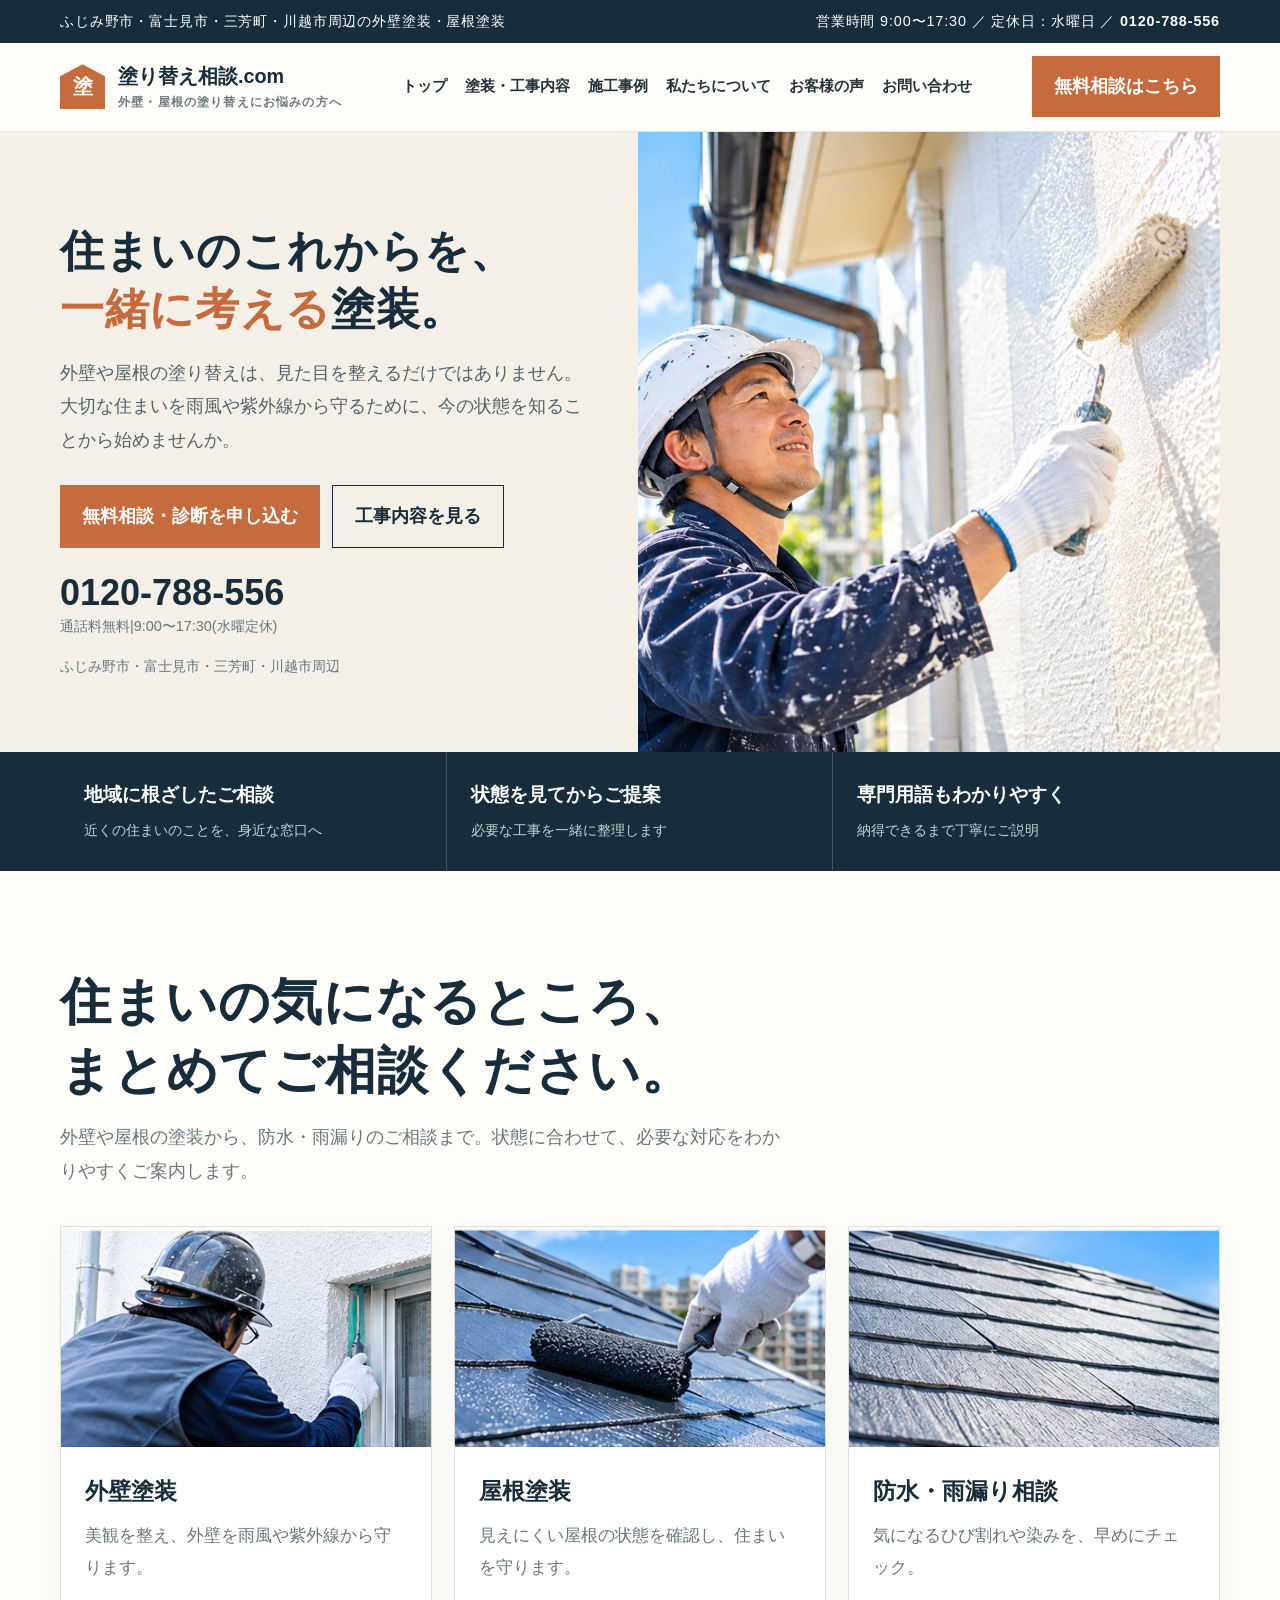
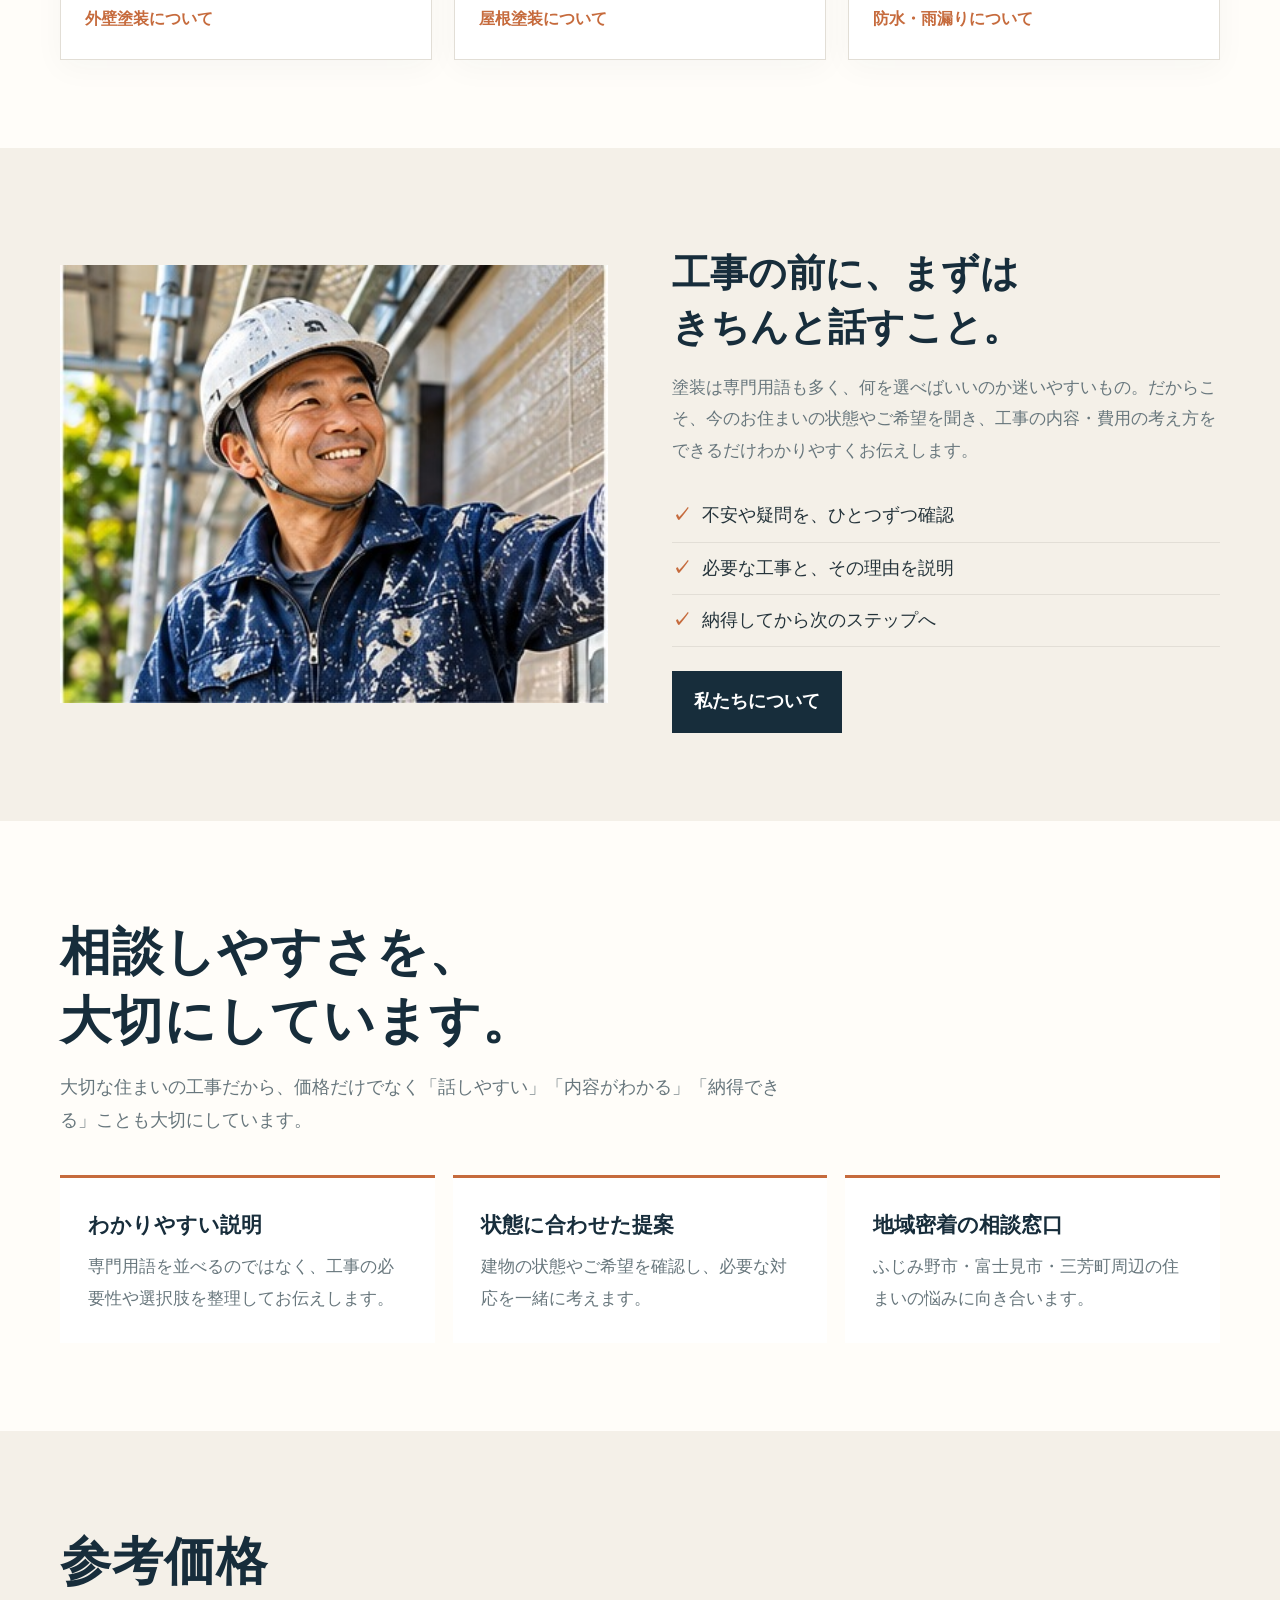
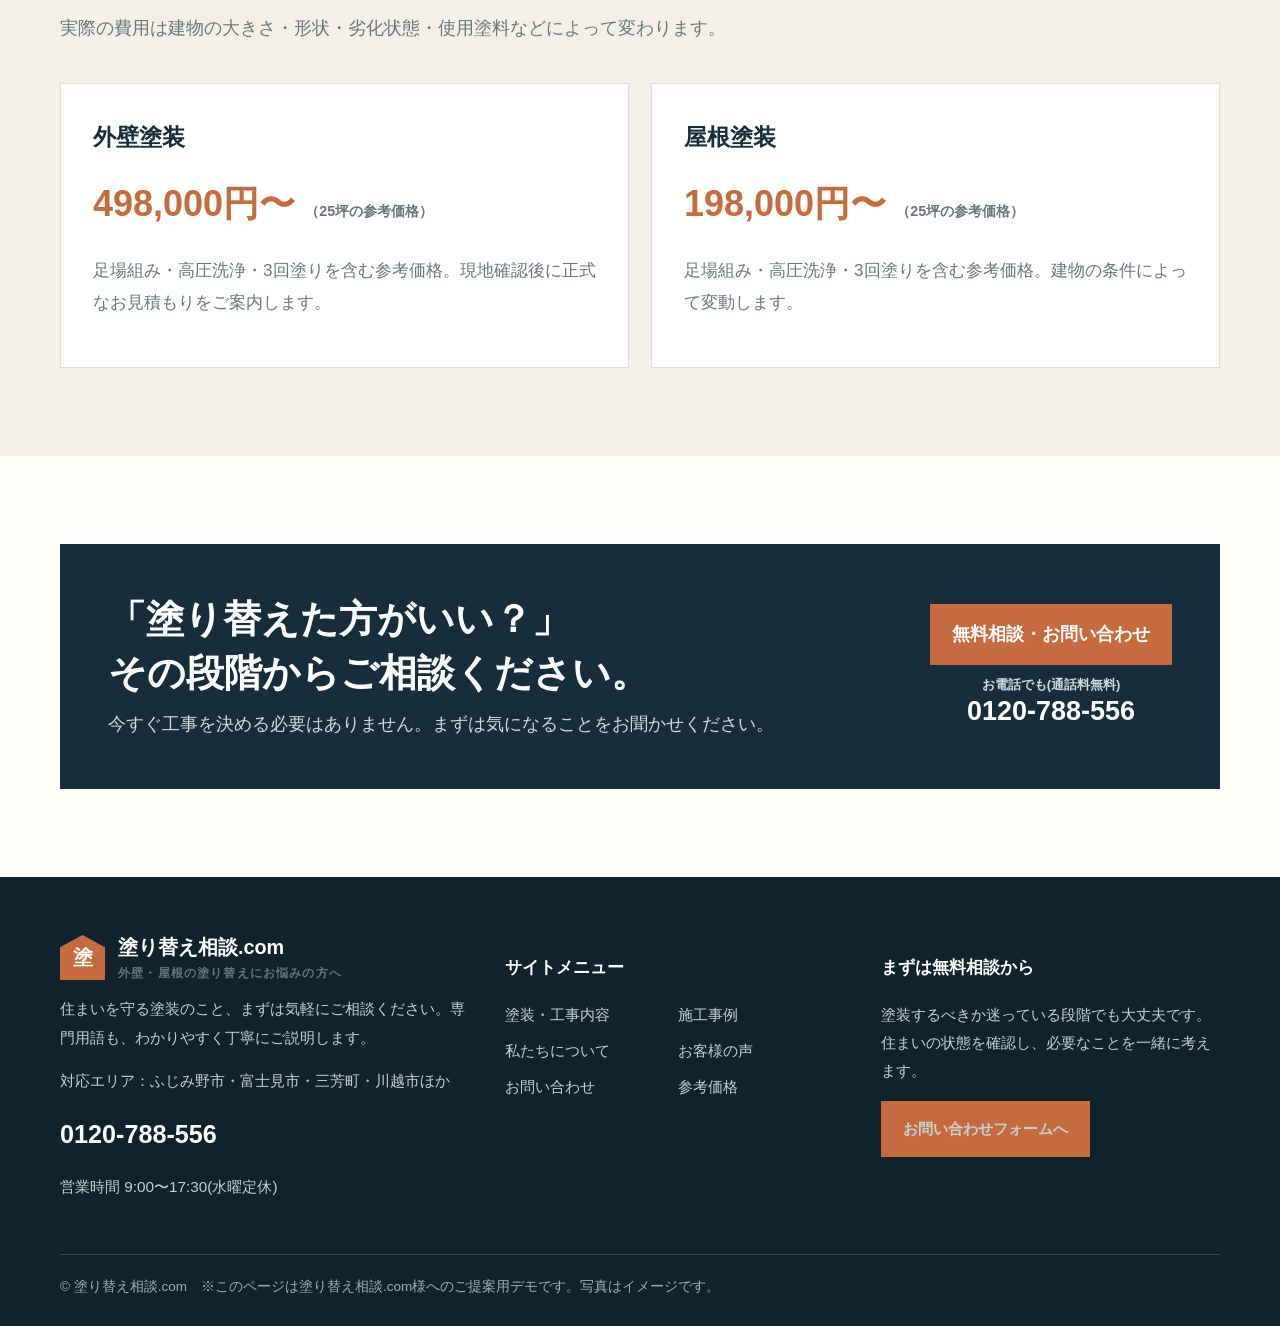
<file: index.html>
<!doctype html>
<html lang="ja"><head><meta charset="utf-8"><meta name="viewport" content="width=device-width,initial-scale=1"><meta name="robots" content="noindex">
<title>トップ｜塗り替え相談.com</title><meta name="description" content="ふじみ野市・富士見市・三芳町周辺の外壁塗装、屋根塗装、防水・雨漏り相談。住まいのことをわかりやすく丁寧にご案内します。"><link rel="stylesheet" href="style.css"></head>
<body>
<div class="topbar"><div class="container"><span>ふじみ野市・富士見市・三芳町・川越市周辺の外壁塗装・屋根塗装</span><span>営業時間 9:00〜17:30 ／ 定休日：水曜日 ／ <a href="tel:0120788556">0120-788-556</a></span></div></div>
<header class="site-header"><div class="container header-inner">
<a class="brand" href="index.html" aria-label="塗り替え相談.com トップ"><span class="brand-mark">塗</span><span class="brand-name">塗り替え相談.com<small>外壁・屋根の塗り替えにお悩みの方へ</small></span></a>
<nav class="nav" aria-label="メインナビゲーション">
<a href="index.html">トップ</a><a href="services.html">塗装・工事内容</a><a href="works.html">施工事例</a><a href="about.html">私たちについて</a><a href="voices.html">お客様の声</a><a href="contact.html">お問い合わせ</a>
</nav><a class="head-tel" href="tel:0120788556"><small>通話料無料</small>0120-788-556</a><a class="nav-cta" href="contact.html">無料相談はこちら</a>
</div></header>

<main>
<section class="hero"><div class="container hero-grid"><div class="hero-copy">

<h1><span>住まいのこれからを、</span><span><em>一緒に考える</em>塗装。</span></h1>
<p>外壁や屋根の塗り替えは、見た目を整えるだけではありません。大切な住まいを雨風や紫外線から守るために、今の状態を知ることから始めませんか。</p>
<div class="hero-actions"><a class="btn" href="contact.html">無料相談・診断を申し込む</a><a class="btn outline" href="services.html">工事内容を見る</a></div>
<div class="hero-tel"><a href="tel:0120788556">0120-788-556</a><span>通話料無料|9:00〜17:30(水曜定休)</span></div><div class="hero-note">ふじみ野市・富士見市・三芳町・川越市周辺</div>
</div><div class="hero-photo"><img src="assets/home-exterior.jpg" alt="住宅の外壁を丁寧に塗装する職人"></div></div></section>
<section class="trust-strip"><div class="container trust-grid"><div class="trust-item"><strong>地域に根ざしたご相談</strong><span>近くの住まいのことを、身近な窓口へ</span></div><div class="trust-item"><strong>状態を見てからご提案</strong><span>必要な工事を一緒に整理します</span></div><div class="trust-item"><strong>専門用語もわかりやすく</strong><span>納得できるまで丁寧にご説明</span></div></div></section>
<section class="section"><div class="container"><div class="section-head"><h2>住まいの気になるところ、<br>まとめてご相談ください。</h2><p>外壁や屋根の塗装から、防水・雨漏りのご相談まで。状態に合わせて、必要な対応をわかりやすくご案内します。</p></div>
<div class="cards">
<a class="card" href="services.html#wall"><img src="assets/painter-wall.jpg" alt="外壁塗装の作業"><div class="card-body"><h3>外壁塗装</h3><p>美観を整え、外壁を雨風や紫外線から守ります。</p><span class="text-link">外壁塗装について</span></div></a>
<a class="card" href="services.html#roof"><img src="assets/roof-roller.jpg" alt="屋根塗装の作業"><div class="card-body"><h3>屋根塗装</h3><p>見えにくい屋根の状態を確認し、住まいを守ります。</p><span class="text-link">屋根塗装について</span></div></a>
<a class="card" href="services.html#waterproof"><img src="assets/roof-detail.jpg" alt="屋根材の状態"><div class="card-body"><h3>防水・雨漏り相談</h3><p>気になるひび割れや染みを、早めにチェック。</p><span class="text-link">防水・雨漏りについて</span></div></a>
</div></div></section>
<section class="section band"><div class="container split"><div class="split-photo"><img src="assets/worker-detail.jpg" alt="住宅の塗装を行う職人"></div><div class="split-copy"><h2>工事の前に、まずは<br>きちんと話すこと。</h2><p>塗装は専門用語も多く、何を選べばいいのか迷いやすいもの。だからこそ、今のお住まいの状態やご希望を聞き、工事の内容・費用の考え方をできるだけわかりやすくお伝えします。</p><ul class="checklist"><li>不安や疑問を、ひとつずつ確認</li><li>必要な工事と、その理由を説明</li><li>納得してから次のステップへ</li></ul><a class="btn secondary" href="about.html">私たちについて</a></div></div></section>
<section class="section"><div class="container"><div class="section-head"><h2>相談しやすさを、<br>大切にしています。</h2><p>大切な住まいの工事だから、価格だけでなく「話しやすい」「内容がわかる」「納得できる」ことも大切にしています。</p></div><div class="feature-grid"><div class="feature"><h3>わかりやすい説明</h3><p>専門用語を並べるのではなく、工事の必要性や選択肢を整理してお伝えします。</p></div><div class="feature"><h3>状態に合わせた提案</h3><p>建物の状態やご希望を確認し、必要な対応を一緒に考えます。</p></div><div class="feature"><h3>地域密着の相談窓口</h3><p>ふじみ野市・富士見市・三芳町周辺の住まいの悩みに向き合います。</p></div></div></div></section>
<section class="section band" id="price"><div class="container"><div class="section-head"><h2>参考価格</h2><p>実際の費用は建物の大きさ・形状・劣化状態・使用塗料などによって変わります。</p></div><div class="price-row"><div class="price-card"><h3>外壁塗装</h3><div class="price">498,000円〜 <small>（25坪の参考価格）</small></div><p>足場組み・高圧洗浄・3回塗りを含む参考価格。現地確認後に正式なお見積もりをご案内します。</p></div><div class="price-card"><h3>屋根塗装</h3><div class="price">198,000円〜 <small>（25坪の参考価格）</small></div><p>足場組み・高圧洗浄・3回塗りを含む参考価格。建物の条件によって変動します。</p></div></div></div></section>
<section class="section"><div class="container"><div class="cta-panel"><div><h2>「塗り替えた方がいい？」<br>その段階からご相談ください。</h2><p>今すぐ工事を決める必要はありません。まずは気になることをお聞かせください。</p></div><div class="cta-actions"><a class="btn" href="contact.html">無料相談・お問い合わせ</a><a class="cta-tel" href="tel:0120788556"><small>お電話でも(通話料無料)</small>0120-788-556</a></div></div></div></section>
</main>

<footer class="site-footer"><div class="container"><div class="footer-grid">
<div><a class="brand" href="index.html"><span class="brand-mark">塗</span><span class="brand-name">塗り替え相談.com<small>外壁・屋根の塗り替えにお悩みの方へ</small></span></a><p>住まいを守る塗装のこと、まずは気軽にご相談ください。専門用語も、わかりやすく丁寧にご説明します。</p><p>対応エリア：ふじみ野市・富士見市・三芳町・川越市ほか</p><a class="foot-tel" href="tel:0120788556">0120-788-556</a><p>営業時間 9:00〜17:30(水曜定休)</p></div>
<div><h3>サイトメニュー</h3><div class="footer-links"><a href="services.html">塗装・工事内容</a><a href="works.html">施工事例</a><a href="about.html">私たちについて</a><a href="voices.html">お客様の声</a><a href="contact.html">お問い合わせ</a><a href="index.html#price">参考価格</a></div></div>
<div><h3>まずは無料相談から</h3><p>塗装するべきか迷っている段階でも大丈夫です。住まいの状態を確認し、必要なことを一緒に考えます。</p><a class="btn" href="contact.html">お問い合わせフォームへ</a></div>
</div><div class="copyright">© 塗り替え相談.com　※このページは塗り替え相談.com様へのご提案用デモです。写真はイメージです。</div></div></footer>
<div class="mobile-cta"><a href="tel:0120788556">電話で相談する</a><a href="contact.html">無料相談・お問い合わせ</a></div>
<script src="script.js"></script></body></html>
</file>
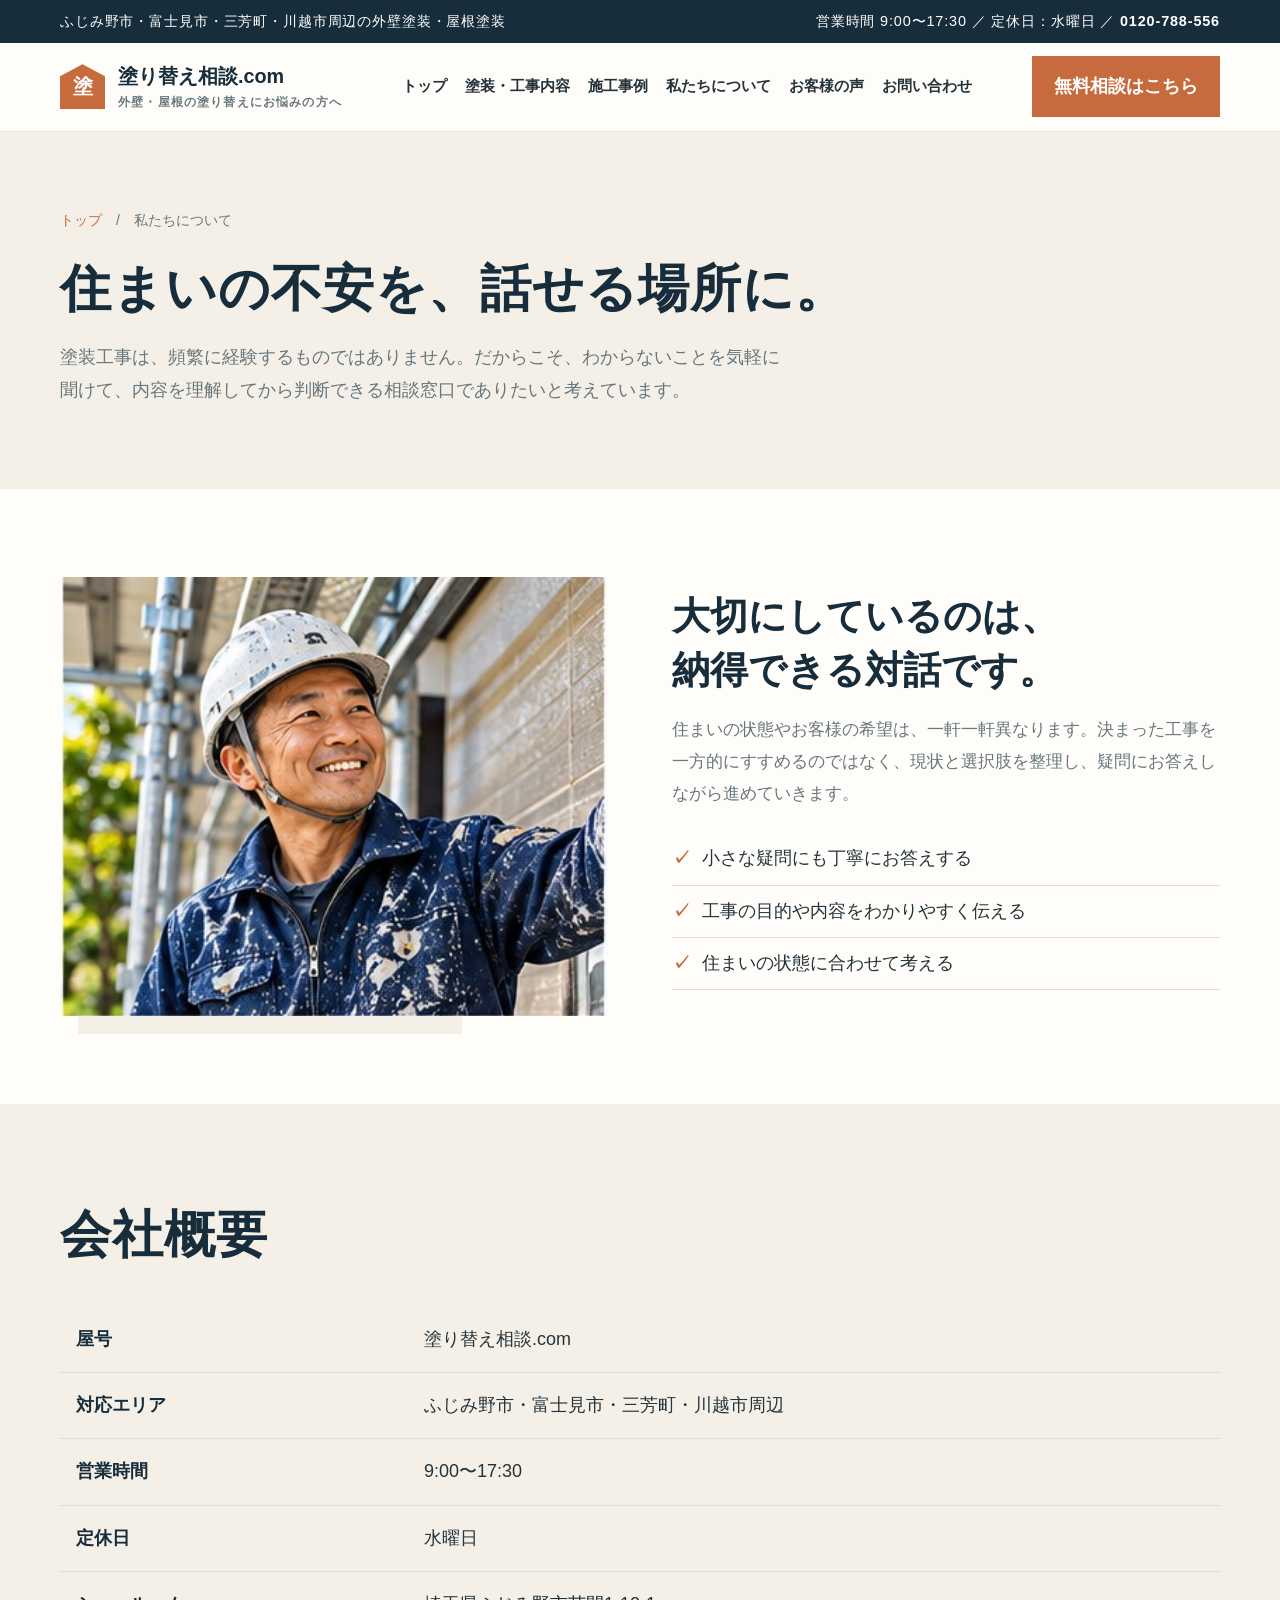
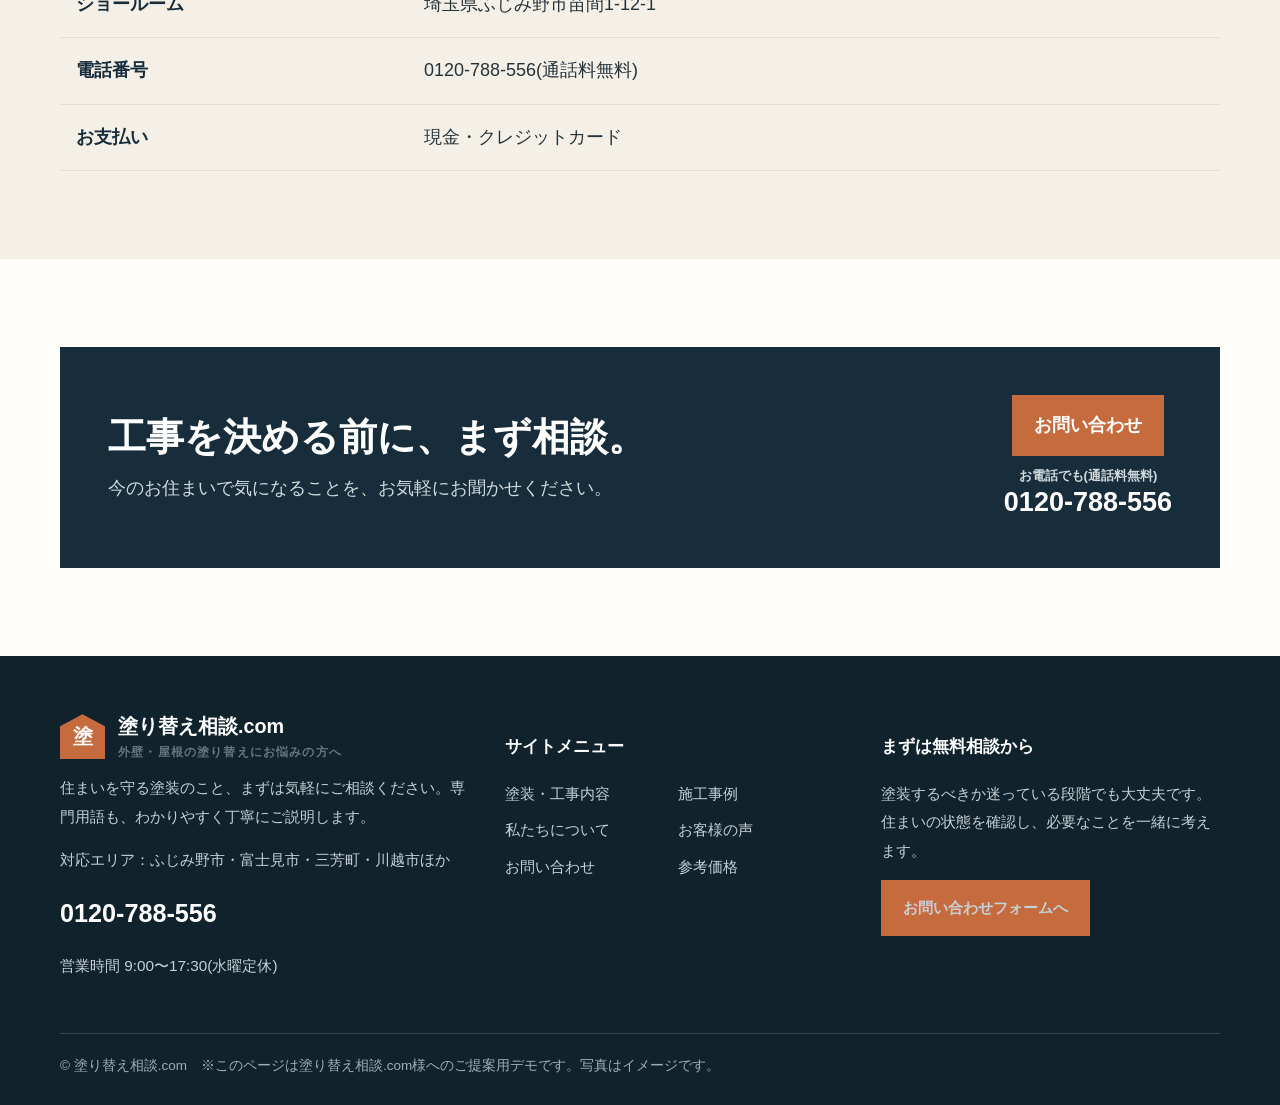
<file: about.html>
<!doctype html>
<html lang="ja"><head><meta charset="utf-8"><meta name="viewport" content="width=device-width,initial-scale=1"><meta name="robots" content="noindex">
<title>私たちについて｜塗り替え相談.com</title><meta name="description" content="塗り替え相談.comの相談姿勢と会社概要をご案内します。"><link rel="stylesheet" href="style.css"></head>
<body>
<div class="topbar"><div class="container"><span>ふじみ野市・富士見市・三芳町・川越市周辺の外壁塗装・屋根塗装</span><span>営業時間 9:00〜17:30 ／ 定休日：水曜日 ／ <a href="tel:0120788556">0120-788-556</a></span></div></div>
<header class="site-header"><div class="container header-inner">
<a class="brand" href="index.html" aria-label="塗り替え相談.com トップ"><span class="brand-mark">塗</span><span class="brand-name">塗り替え相談.com<small>外壁・屋根の塗り替えにお悩みの方へ</small></span></a>
<nav class="nav" aria-label="メインナビゲーション">
<a href="index.html">トップ</a><a href="services.html">塗装・工事内容</a><a href="works.html">施工事例</a><a href="about.html">私たちについて</a><a href="voices.html">お客様の声</a><a href="contact.html">お問い合わせ</a>
</nav><a class="head-tel" href="tel:0120788556"><small>通話料無料</small>0120-788-556</a><a class="nav-cta" href="contact.html">無料相談はこちら</a>
</div></header>

<main><section class="page-hero"><div class="container"><div class="breadcrumbs"><a href="index.html">トップ</a>　/　私たちについて</div><h1>住まいの不安を、話せる場所に。</h1><p>塗装工事は、頻繁に経験するものではありません。だからこそ、わからないことを気軽に聞けて、内容を理解してから判断できる相談窓口でありたいと考えています。</p></div></section>
<section class="section"><div class="container split"><div class="split-photo"><img src="assets/worker-detail.jpg" alt="塗装作業を行う職人"></div><div class="split-copy"><h2>大切にしているのは、<br>納得できる対話です。</h2><p>住まいの状態やお客様の希望は、一軒一軒異なります。決まった工事を一方的にすすめるのではなく、現状と選択肢を整理し、疑問にお答えしながら進めていきます。</p><ul class="checklist"><li>小さな疑問にも丁寧にお答えする</li><li>工事の目的や内容をわかりやすく伝える</li><li>住まいの状態に合わせて考える</li></ul></div></div></section>
<section class="section band"><div class="container"><div class="section-head"><h2>会社概要</h2></div><table class="info-table"><tr><th>屋号</th><td>塗り替え相談.com</td></tr><tr><th>対応エリア</th><td>ふじみ野市・富士見市・三芳町・川越市周辺</td></tr><tr><th>営業時間</th><td>9:00〜17:30</td></tr><tr><th>定休日</th><td>水曜日</td></tr><tr><th>ショールーム</th><td>埼玉県ふじみ野市苗間1-12-1</td></tr><tr><th>電話番号</th><td><a href="tel:0120788556">0120-788-556</a>(通話料無料)</td></tr><tr><th>お支払い</th><td>現金・クレジットカード</td></tr></table></div></section>
<section class="section"><div class="container"><div class="cta-panel"><div><h2>工事を決める前に、まず相談。</h2><p>今のお住まいで気になることを、お気軽にお聞かせください。</p></div><div class="cta-actions"><a class="btn" href="contact.html">お問い合わせ</a><a class="cta-tel" href="tel:0120788556"><small>お電話でも(通話料無料)</small>0120-788-556</a></div></div></div></section></main>

<footer class="site-footer"><div class="container"><div class="footer-grid">
<div><a class="brand" href="index.html"><span class="brand-mark">塗</span><span class="brand-name">塗り替え相談.com<small>外壁・屋根の塗り替えにお悩みの方へ</small></span></a><p>住まいを守る塗装のこと、まずは気軽にご相談ください。専門用語も、わかりやすく丁寧にご説明します。</p><p>対応エリア：ふじみ野市・富士見市・三芳町・川越市ほか</p><a class="foot-tel" href="tel:0120788556">0120-788-556</a><p>営業時間 9:00〜17:30(水曜定休)</p></div>
<div><h3>サイトメニュー</h3><div class="footer-links"><a href="services.html">塗装・工事内容</a><a href="works.html">施工事例</a><a href="about.html">私たちについて</a><a href="voices.html">お客様の声</a><a href="contact.html">お問い合わせ</a><a href="index.html#price">参考価格</a></div></div>
<div><h3>まずは無料相談から</h3><p>塗装するべきか迷っている段階でも大丈夫です。住まいの状態を確認し、必要なことを一緒に考えます。</p><a class="btn" href="contact.html">お問い合わせフォームへ</a></div>
</div><div class="copyright">© 塗り替え相談.com　※このページは塗り替え相談.com様へのご提案用デモです。写真はイメージです。</div></div></footer>
<div class="mobile-cta"><a href="tel:0120788556">電話で相談する</a><a href="contact.html">無料相談・お問い合わせ</a></div>
<script src="script.js"></script></body></html>
</file>
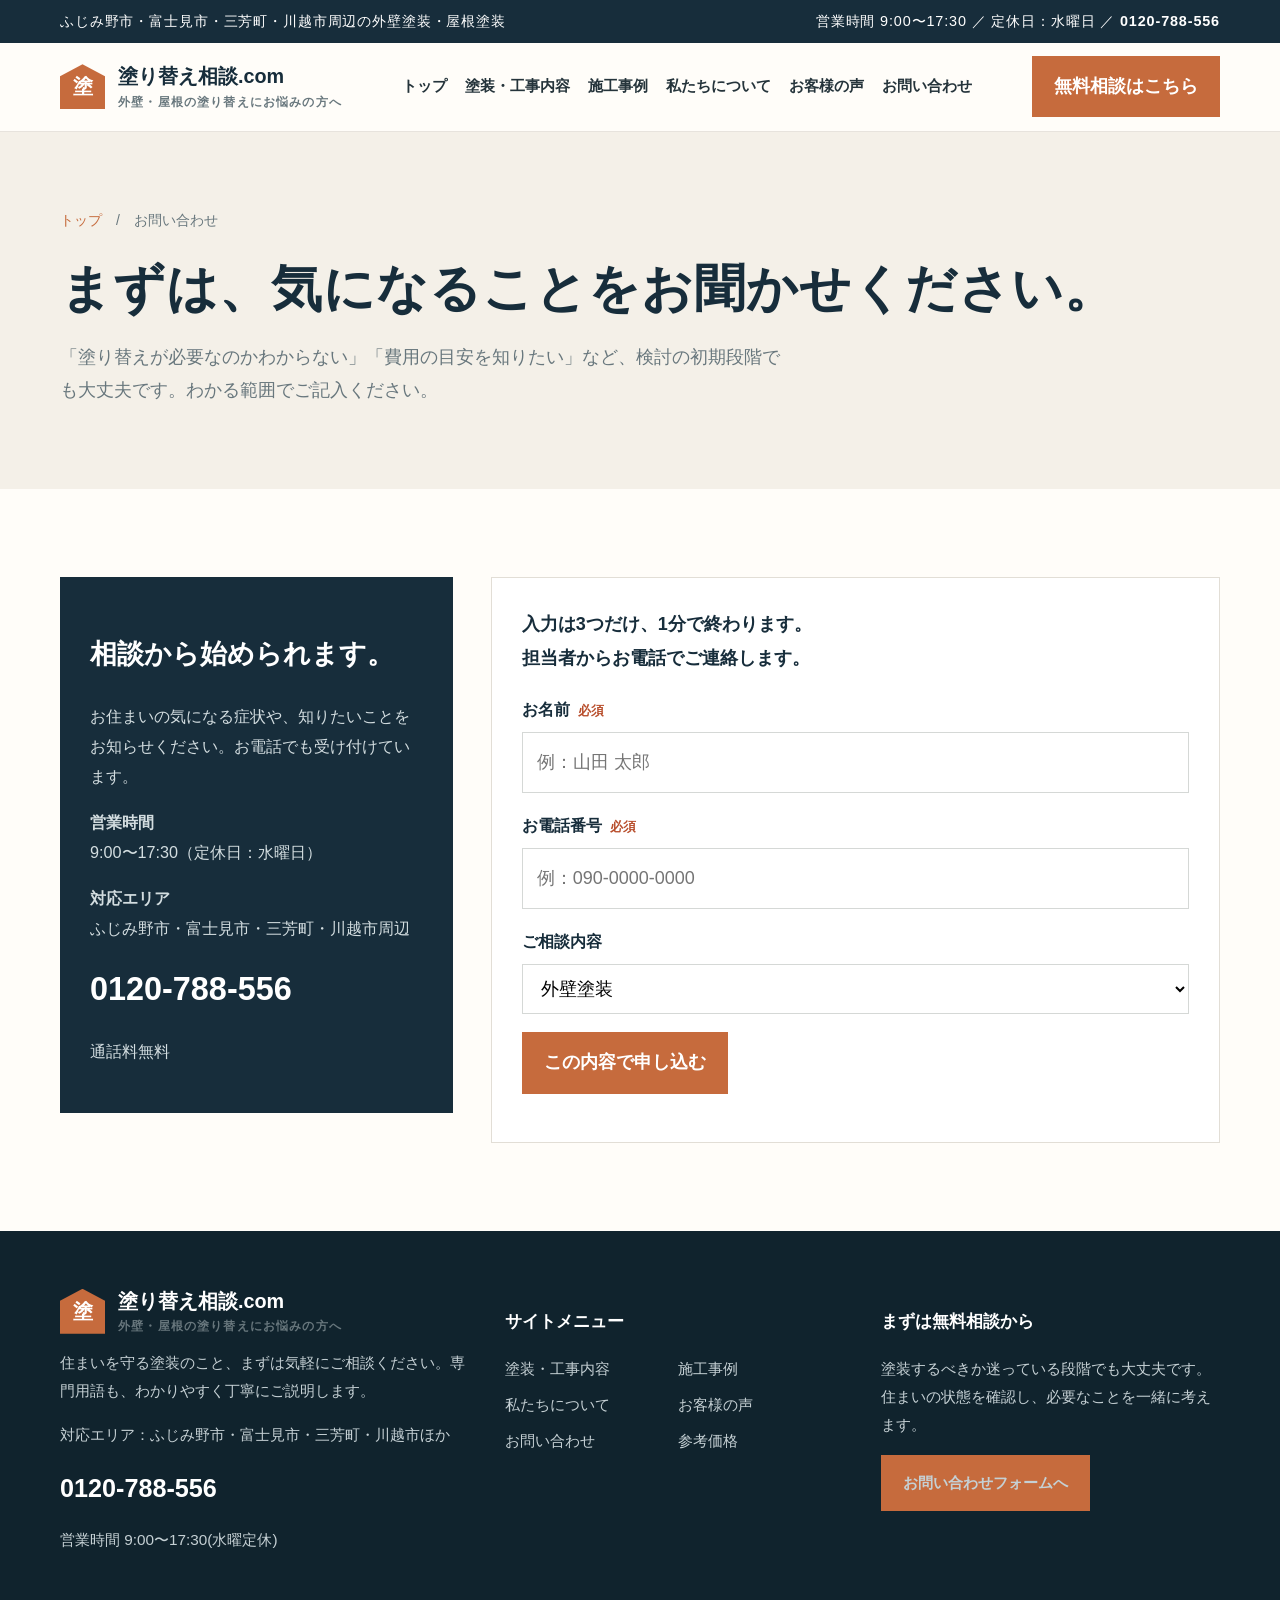
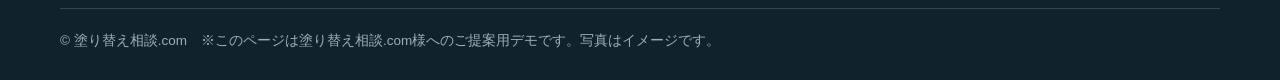
<file: contact.html>
<!doctype html>
<html lang="ja"><head><meta charset="utf-8"><meta name="viewport" content="width=device-width,initial-scale=1"><meta name="robots" content="noindex">
<title>お問い合わせ｜塗り替え相談.com</title><meta name="description" content="外壁塗装・屋根塗装・防水や雨漏りのご相談はこちら。"><link rel="stylesheet" href="style.css"></head>
<body>
<div class="topbar"><div class="container"><span>ふじみ野市・富士見市・三芳町・川越市周辺の外壁塗装・屋根塗装</span><span>営業時間 9:00〜17:30 ／ 定休日：水曜日 ／ <a href="tel:0120788556">0120-788-556</a></span></div></div>
<header class="site-header"><div class="container header-inner">
<a class="brand" href="index.html" aria-label="塗り替え相談.com トップ"><span class="brand-mark">塗</span><span class="brand-name">塗り替え相談.com<small>外壁・屋根の塗り替えにお悩みの方へ</small></span></a>
<nav class="nav" aria-label="メインナビゲーション">
<a href="index.html">トップ</a><a href="services.html">塗装・工事内容</a><a href="works.html">施工事例</a><a href="about.html">私たちについて</a><a href="voices.html">お客様の声</a><a href="contact.html">お問い合わせ</a>
</nav><a class="head-tel" href="tel:0120788556"><small>通話料無料</small>0120-788-556</a><a class="nav-cta" href="contact.html">無料相談はこちら</a>
</div></header>

<main><section class="page-hero"><div class="container"><div class="breadcrumbs"><a href="index.html">トップ</a>　/　お問い合わせ</div><h1>まずは、気になることをお聞かせください。</h1><p>「塗り替えが必要なのかわからない」「費用の目安を知りたい」など、検討の初期段階でも大丈夫です。わかる範囲でご記入ください。</p></div></section>
<section class="section"><div class="container form-layout"><aside class="contact-info"><h2>相談から始められます。</h2><p>お住まいの気になる症状や、知りたいことをお知らせください。お電話でも受け付けています。</p><p><strong>営業時間</strong><br>9:00〜17:30（定休日：水曜日）</p><p><strong>対応エリア</strong><br>ふじみ野市・富士見市・三芳町・川越市周辺</p><a class="phone" href="tel:0120788556">0120-788-556</a><p>通話料無料</p></aside>
<form class="form-box" id="contact-form"><p class="form-lead">入力は3つだけ、1分で終わります。<br>担当者からお電話でご連絡します。</p><div class="field"><label for="name">お名前<span class="required">必須</span></label><input id="name" name="name" autocomplete="name" required placeholder="例：山田 太郎"></div><div class="field"><label for="phone">お電話番号<span class="required">必須</span></label><input id="phone" name="phone" type="tel" inputmode="tel" autocomplete="tel" required placeholder="例：090-0000-0000"></div><div class="field"><label for="topic">ご相談内容</label><select id="topic" name="topic"><option>外壁塗装</option><option>屋根塗装</option><option>防水・雨漏り</option><option>鉄部・木部塗装</option><option>まだ決めていない・相談したい</option></select></div><button class="btn" type="submit">この内容で申し込む</button><p id="form-message" role="status" aria-live="polite"></p></form></div></section></main>

<footer class="site-footer"><div class="container"><div class="footer-grid">
<div><a class="brand" href="index.html"><span class="brand-mark">塗</span><span class="brand-name">塗り替え相談.com<small>外壁・屋根の塗り替えにお悩みの方へ</small></span></a><p>住まいを守る塗装のこと、まずは気軽にご相談ください。専門用語も、わかりやすく丁寧にご説明します。</p><p>対応エリア：ふじみ野市・富士見市・三芳町・川越市ほか</p><a class="foot-tel" href="tel:0120788556">0120-788-556</a><p>営業時間 9:00〜17:30(水曜定休)</p></div>
<div><h3>サイトメニュー</h3><div class="footer-links"><a href="services.html">塗装・工事内容</a><a href="works.html">施工事例</a><a href="about.html">私たちについて</a><a href="voices.html">お客様の声</a><a href="contact.html">お問い合わせ</a><a href="index.html#price">参考価格</a></div></div>
<div><h3>まずは無料相談から</h3><p>塗装するべきか迷っている段階でも大丈夫です。住まいの状態を確認し、必要なことを一緒に考えます。</p><a class="btn" href="contact.html">お問い合わせフォームへ</a></div>
</div><div class="copyright">© 塗り替え相談.com　※このページは塗り替え相談.com様へのご提案用デモです。写真はイメージです。</div></div></footer>
<div class="mobile-cta"><a href="tel:0120788556">電話で相談する</a><a href="contact.html">無料相談・お問い合わせ</a></div>
<script src="script.js"></script></body></html>
</file>
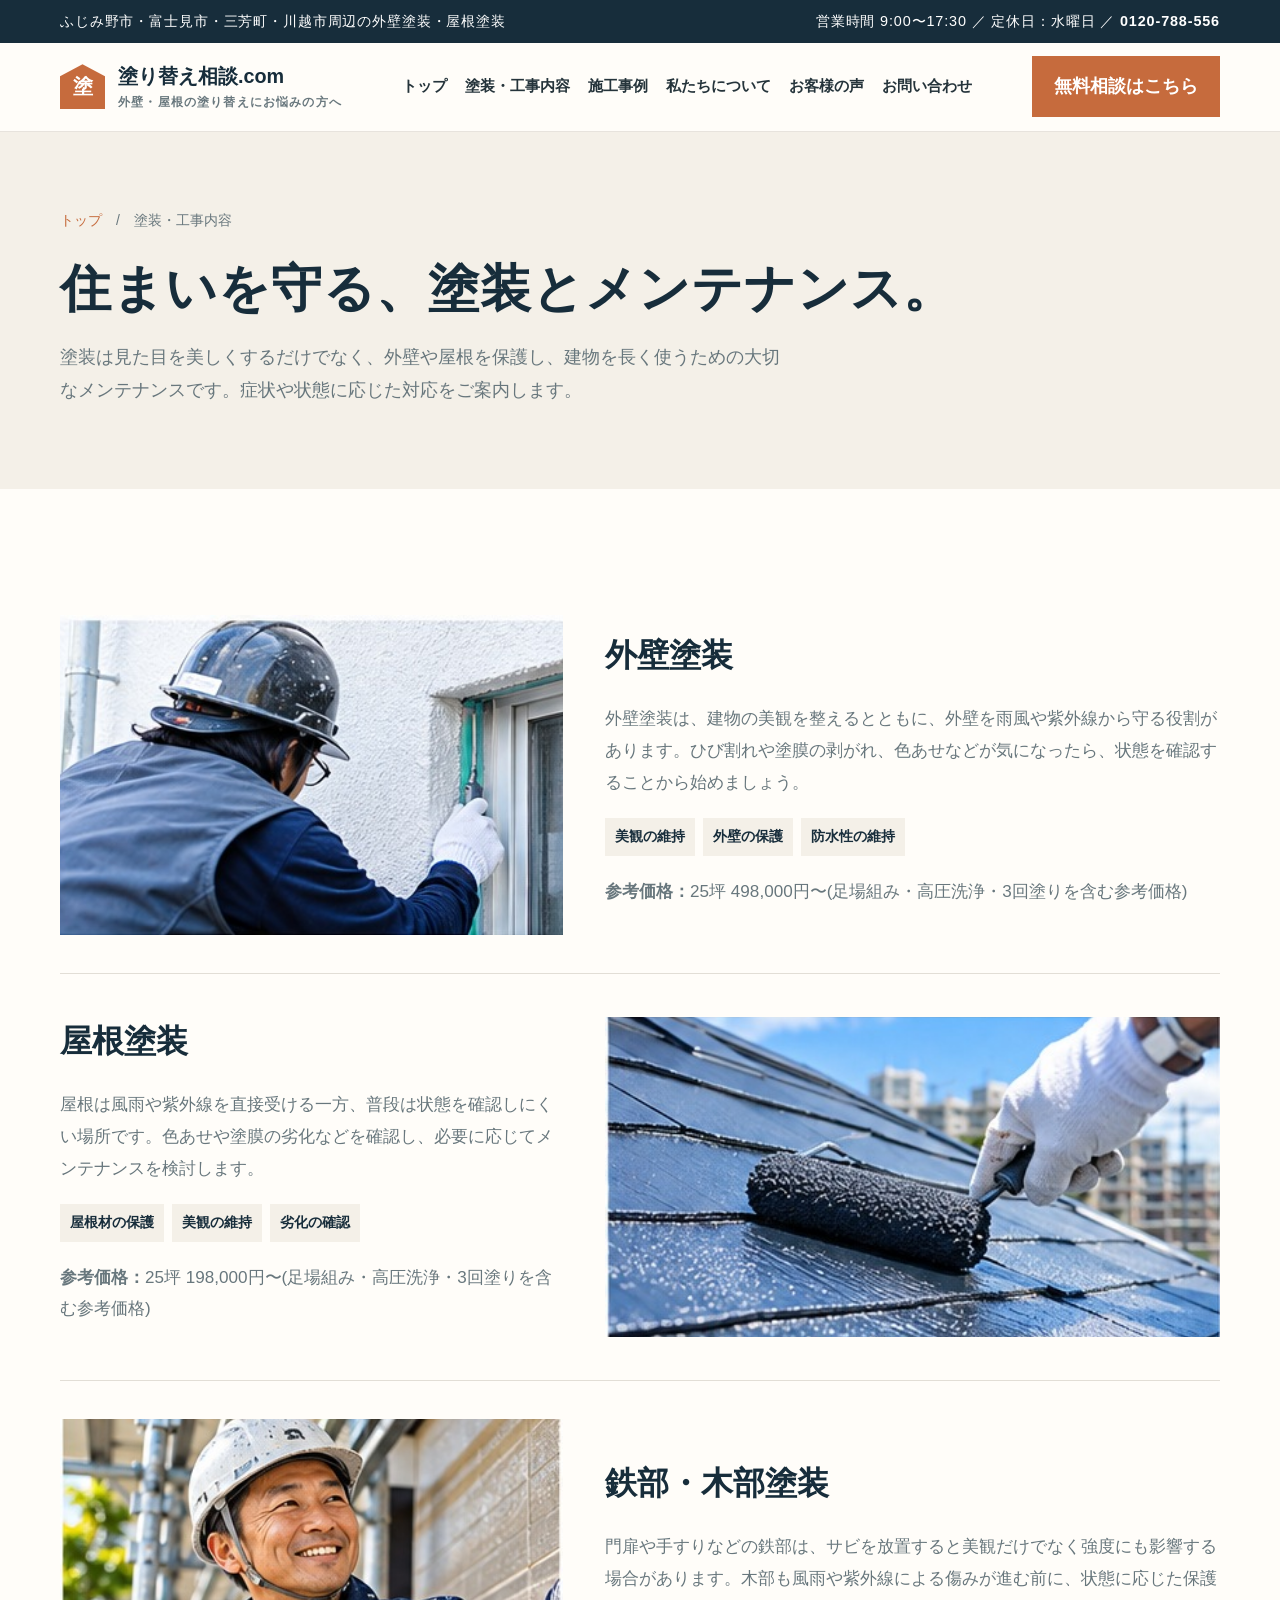
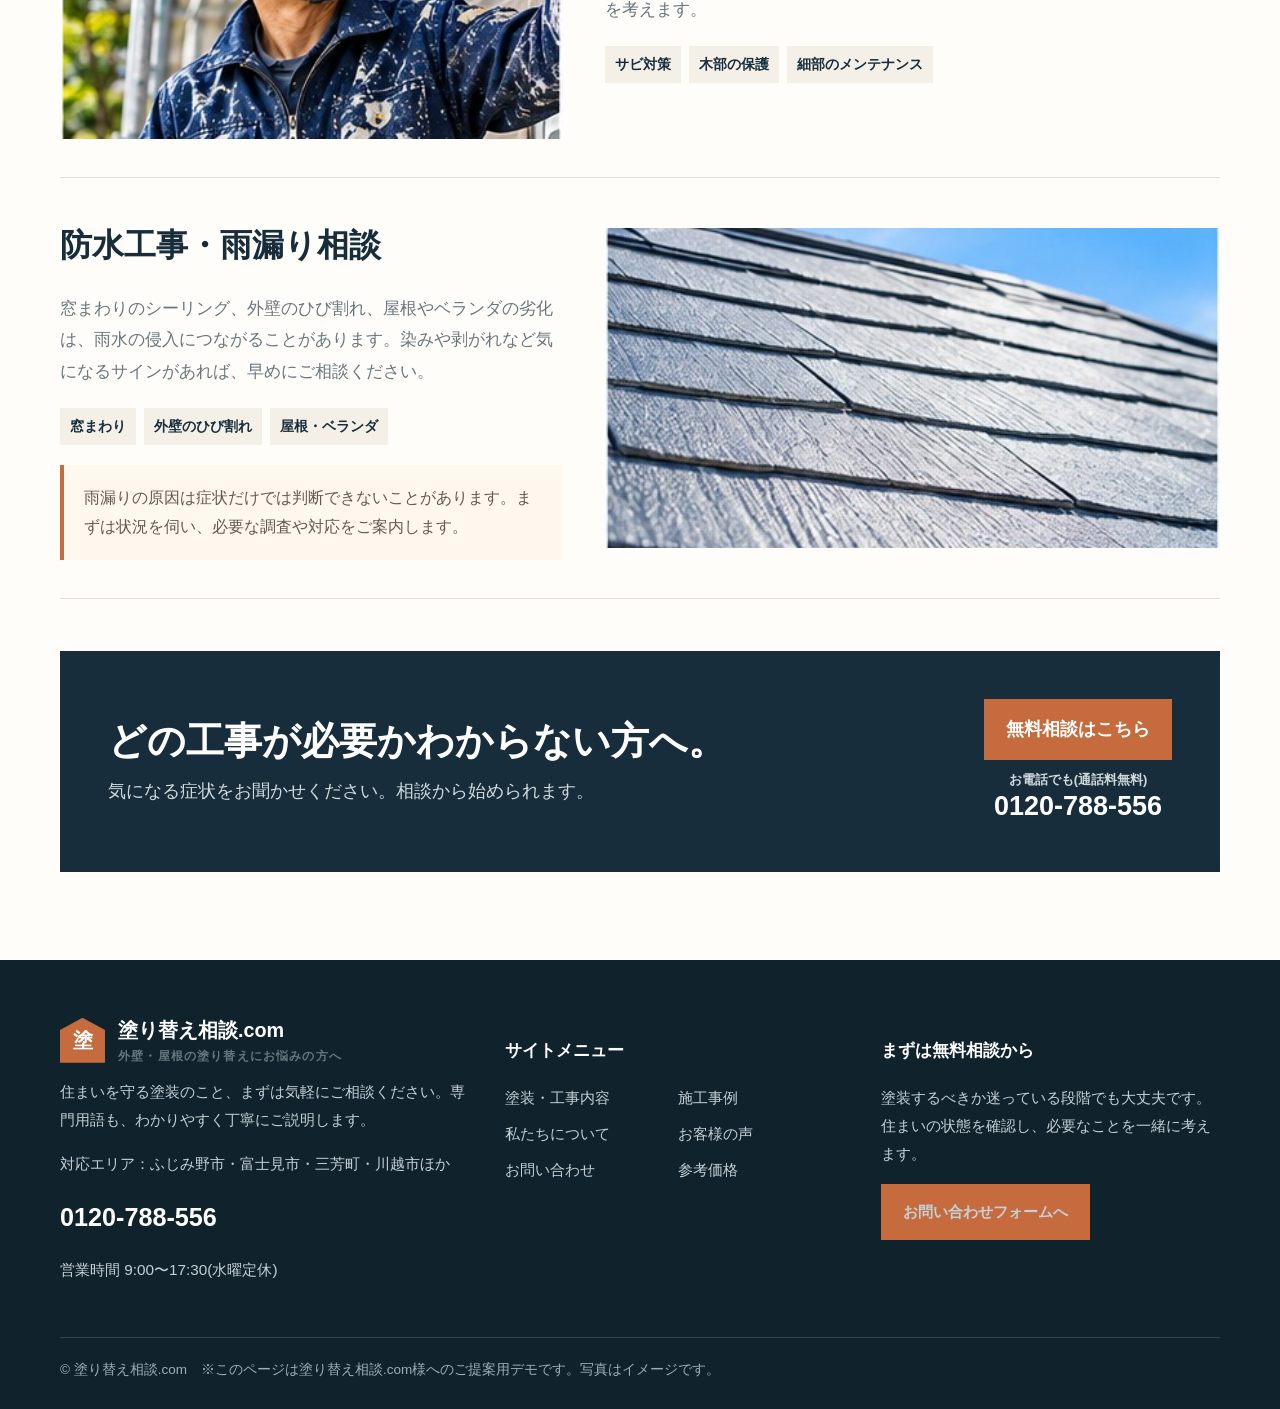
<file: services.html>
<!doctype html>
<html lang="ja"><head><meta charset="utf-8"><meta name="viewport" content="width=device-width,initial-scale=1"><meta name="robots" content="noindex">
<title>塗装・工事内容｜塗り替え相談.com</title><meta name="description" content="外壁塗装、屋根塗装、鉄部・木部塗装、防水工事、雨漏り相談についてご紹介します。"><link rel="stylesheet" href="style.css"></head>
<body>
<div class="topbar"><div class="container"><span>ふじみ野市・富士見市・三芳町・川越市周辺の外壁塗装・屋根塗装</span><span>営業時間 9:00〜17:30 ／ 定休日：水曜日 ／ <a href="tel:0120788556">0120-788-556</a></span></div></div>
<header class="site-header"><div class="container header-inner">
<a class="brand" href="index.html" aria-label="塗り替え相談.com トップ"><span class="brand-mark">塗</span><span class="brand-name">塗り替え相談.com<small>外壁・屋根の塗り替えにお悩みの方へ</small></span></a>
<nav class="nav" aria-label="メインナビゲーション">
<a href="index.html">トップ</a><a href="services.html">塗装・工事内容</a><a href="works.html">施工事例</a><a href="about.html">私たちについて</a><a href="voices.html">お客様の声</a><a href="contact.html">お問い合わせ</a>
</nav><a class="head-tel" href="tel:0120788556"><small>通話料無料</small>0120-788-556</a><a class="nav-cta" href="contact.html">無料相談はこちら</a>
</div></header>

<main><section class="page-hero"><div class="container"><div class="breadcrumbs"><a href="index.html">トップ</a>　/　塗装・工事内容</div><h1>住まいを守る、塗装とメンテナンス。</h1><p>塗装は見た目を美しくするだけでなく、外壁や屋根を保護し、建物を長く使うための大切なメンテナンスです。症状や状態に応じた対応をご案内します。</p></div></section>
<section class="section"><div class="container">
<article class="service-row" id="wall"><div class="service-image"><img src="assets/painter-wall.jpg" alt="外壁塗装作業"></div><div class="service-copy"><h2>外壁塗装</h2><p>外壁塗装は、建物の美観を整えるとともに、外壁を雨風や紫外線から守る役割があります。ひび割れや塗膜の剥がれ、色あせなどが気になったら、状態を確認することから始めましょう。</p><div class="tag-list"><span class="tag">美観の維持</span><span class="tag">外壁の保護</span><span class="tag">防水性の維持</span></div><p><strong>参考価格：</strong>25坪 498,000円〜(足場組み・高圧洗浄・3回塗りを含む参考価格)</p></div></article>
<article class="service-row" id="roof"><div class="service-image"><img src="assets/roof-roller.jpg" alt="屋根塗装作業"></div><div class="service-copy"><h2>屋根塗装</h2><p>屋根は風雨や紫外線を直接受ける一方、普段は状態を確認しにくい場所です。色あせや塗膜の劣化などを確認し、必要に応じてメンテナンスを検討します。</p><div class="tag-list"><span class="tag">屋根材の保護</span><span class="tag">美観の維持</span><span class="tag">劣化の確認</span></div><p><strong>参考価格：</strong>25坪 198,000円〜(足場組み・高圧洗浄・3回塗りを含む参考価格)</p></div></article>
<article class="service-row" id="metal"><div class="service-image"><img src="assets/worker-detail.jpg" alt="細部の塗装を行う職人"></div><div class="service-copy"><h2>鉄部・木部塗装</h2><p>門扉や手すりなどの鉄部は、サビを放置すると美観だけでなく強度にも影響する場合があります。木部も風雨や紫外線による傷みが進む前に、状態に応じた保護を考えます。</p><div class="tag-list"><span class="tag">サビ対策</span><span class="tag">木部の保護</span><span class="tag">細部のメンテナンス</span></div></div></article>
<article class="service-row" id="waterproof"><div class="service-image"><img src="assets/roof-detail.jpg" alt="屋根材の劣化状態"></div><div class="service-copy"><h2>防水工事・雨漏り相談</h2><p>窓まわりのシーリング、外壁のひび割れ、屋根やベランダの劣化は、雨水の侵入につながることがあります。染みや剥がれなど気になるサインがあれば、早めにご相談ください。</p><div class="tag-list"><span class="tag">窓まわり</span><span class="tag">外壁のひび割れ</span><span class="tag">屋根・ベランダ</span></div><div class="notice-box">雨漏りの原因は症状だけでは判断できないことがあります。まずは状況を伺い、必要な調査や対応をご案内します。</div></div></article>
<div class="cta-panel" style="margin-top:52px"><div><h2>どの工事が必要かわからない方へ。</h2><p>気になる症状をお聞かせください。相談から始められます。</p></div><div class="cta-actions"><a class="btn" href="contact.html">無料相談はこちら</a><a class="cta-tel" href="tel:0120788556"><small>お電話でも(通話料無料)</small>0120-788-556</a></div></div>
</div></section></main>

<footer class="site-footer"><div class="container"><div class="footer-grid">
<div><a class="brand" href="index.html"><span class="brand-mark">塗</span><span class="brand-name">塗り替え相談.com<small>外壁・屋根の塗り替えにお悩みの方へ</small></span></a><p>住まいを守る塗装のこと、まずは気軽にご相談ください。専門用語も、わかりやすく丁寧にご説明します。</p><p>対応エリア：ふじみ野市・富士見市・三芳町・川越市ほか</p><a class="foot-tel" href="tel:0120788556">0120-788-556</a><p>営業時間 9:00〜17:30(水曜定休)</p></div>
<div><h3>サイトメニュー</h3><div class="footer-links"><a href="services.html">塗装・工事内容</a><a href="works.html">施工事例</a><a href="about.html">私たちについて</a><a href="voices.html">お客様の声</a><a href="contact.html">お問い合わせ</a><a href="index.html#price">参考価格</a></div></div>
<div><h3>まずは無料相談から</h3><p>塗装するべきか迷っている段階でも大丈夫です。住まいの状態を確認し、必要なことを一緒に考えます。</p><a class="btn" href="contact.html">お問い合わせフォームへ</a></div>
</div><div class="copyright">© 塗り替え相談.com　※このページは塗り替え相談.com様へのご提案用デモです。写真はイメージです。</div></div></footer>
<div class="mobile-cta"><a href="tel:0120788556">電話で相談する</a><a href="contact.html">無料相談・お問い合わせ</a></div>
<script src="script.js"></script></body></html>
</file>
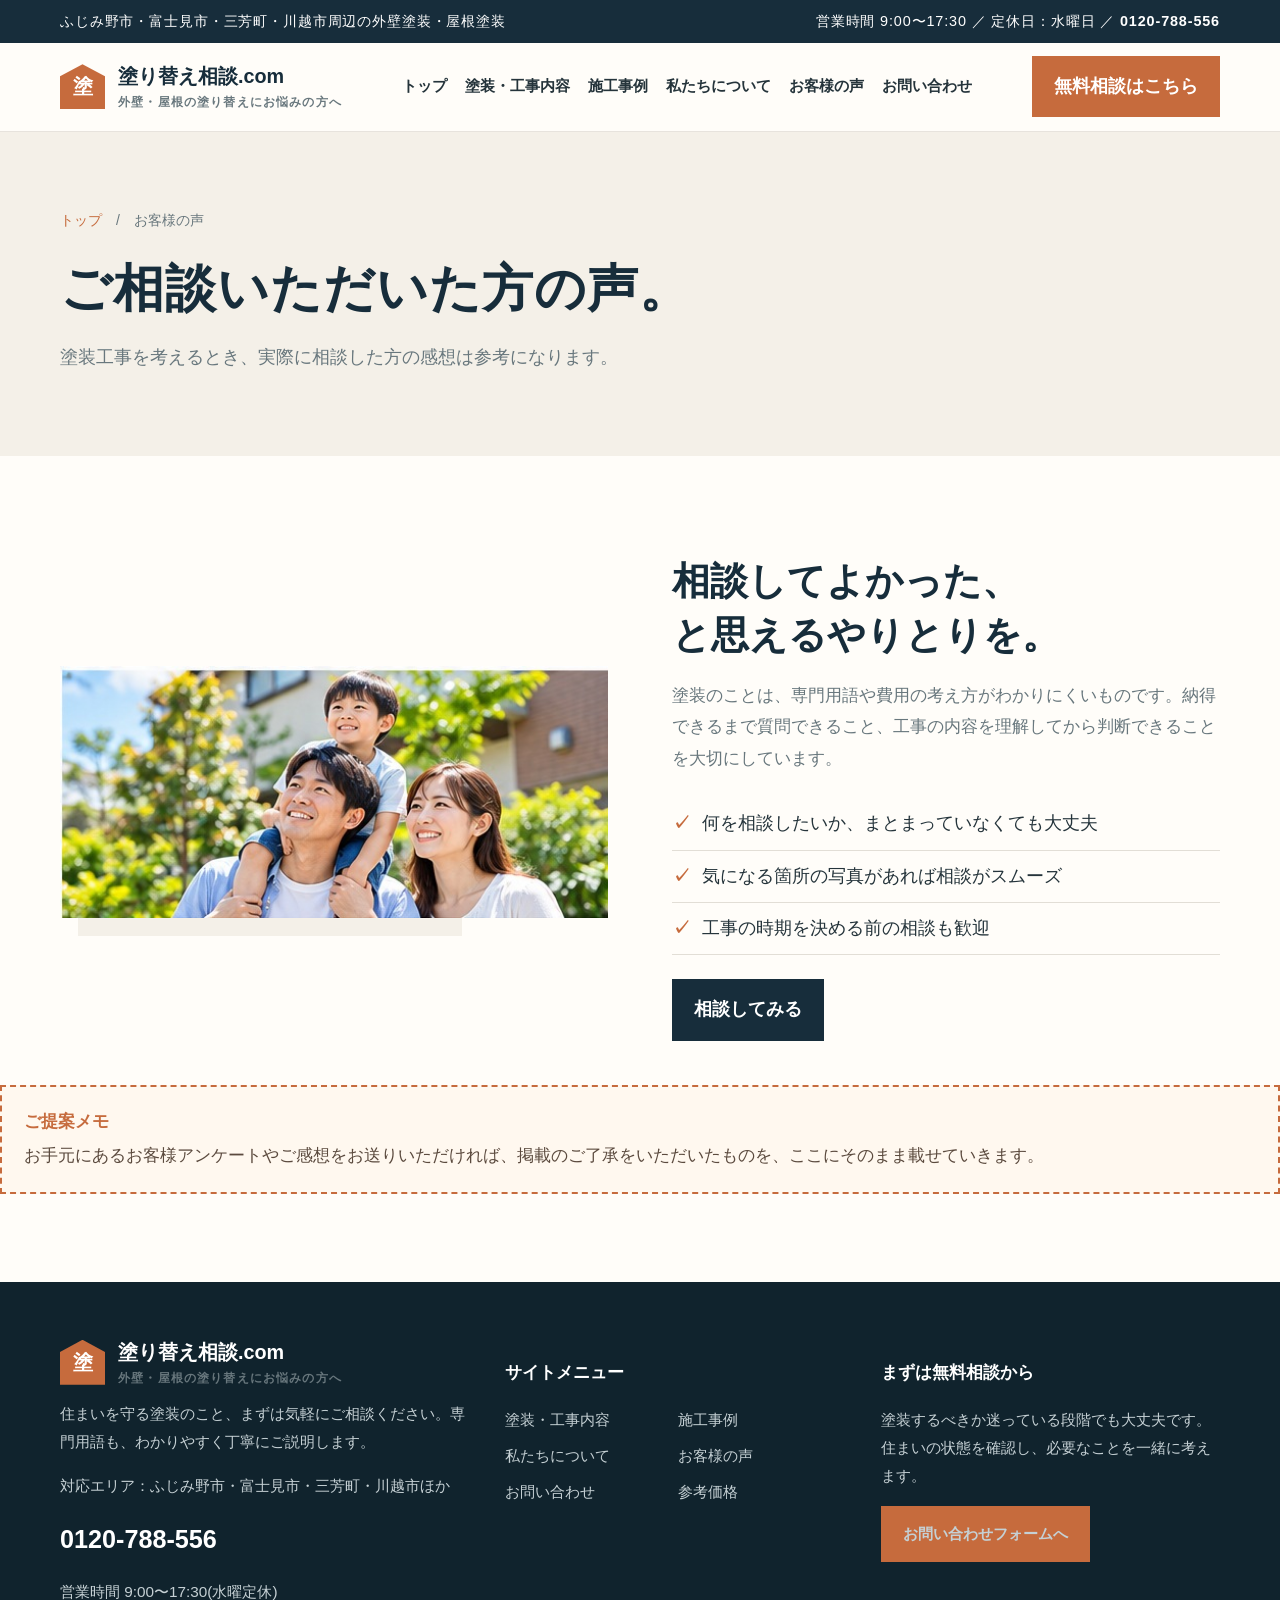
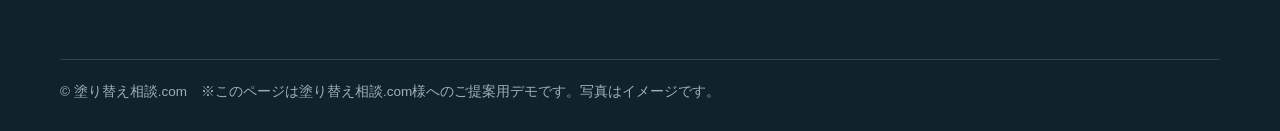
<file: voices.html>
<!doctype html>
<html lang="ja"><head><meta charset="utf-8"><meta name="viewport" content="width=device-width,initial-scale=1"><meta name="robots" content="noindex">
<title>お客様の声｜塗り替え相談.com</title><meta name="description" content="相談しやすさと丁寧な説明を大切にする塗り替え相談.comのご案内です。"><link rel="stylesheet" href="style.css"></head>
<body>
<div class="topbar"><div class="container"><span>ふじみ野市・富士見市・三芳町・川越市周辺の外壁塗装・屋根塗装</span><span>営業時間 9:00〜17:30 ／ 定休日：水曜日 ／ <a href="tel:0120788556">0120-788-556</a></span></div></div>
<header class="site-header"><div class="container header-inner">
<a class="brand" href="index.html" aria-label="塗り替え相談.com トップ"><span class="brand-mark">塗</span><span class="brand-name">塗り替え相談.com<small>外壁・屋根の塗り替えにお悩みの方へ</small></span></a>
<nav class="nav" aria-label="メインナビゲーション">
<a href="index.html">トップ</a><a href="services.html">塗装・工事内容</a><a href="works.html">施工事例</a><a href="about.html">私たちについて</a><a href="voices.html">お客様の声</a><a href="contact.html">お問い合わせ</a>
</nav><a class="head-tel" href="tel:0120788556"><small>通話料無料</small>0120-788-556</a><a class="nav-cta" href="contact.html">無料相談はこちら</a>
</div></header>

<main><section class="page-hero"><div class="container"><div class="breadcrumbs"><a href="index.html">トップ</a>　/　お客様の声</div><h1>ご相談いただいた方の声。</h1><p>塗装工事を考えるとき、実際に相談した方の感想は参考になります。</p></div></section>
<section class="section"><div class="container split"><div class="split-photo"><img src="assets/family-home.jpg" alt="お客様の声のバナー"></div><div class="split-copy"><h2>相談してよかった、<br>と思えるやりとりを。</h2><p>塗装のことは、専門用語や費用の考え方がわかりにくいものです。納得できるまで質問できること、工事の内容を理解してから判断できることを大切にしています。</p><ul class="checklist"><li>何を相談したいか、まとまっていなくても大丈夫</li><li>気になる箇所の写真があれば相談がスムーズ</li><li>工事の時期を決める前の相談も歓迎</li></ul><a class="btn secondary" href="contact.html">相談してみる</a></div></div>
<div class="proposal-note" style="margin-top:44px"><b>ご提案メモ</b>お手元にあるお客様アンケートやご感想をお送りいただければ、掲載のご了承をいただいたものを、ここにそのまま載せていきます。</div></div></section></main>

<footer class="site-footer"><div class="container"><div class="footer-grid">
<div><a class="brand" href="index.html"><span class="brand-mark">塗</span><span class="brand-name">塗り替え相談.com<small>外壁・屋根の塗り替えにお悩みの方へ</small></span></a><p>住まいを守る塗装のこと、まずは気軽にご相談ください。専門用語も、わかりやすく丁寧にご説明します。</p><p>対応エリア：ふじみ野市・富士見市・三芳町・川越市ほか</p><a class="foot-tel" href="tel:0120788556">0120-788-556</a><p>営業時間 9:00〜17:30(水曜定休)</p></div>
<div><h3>サイトメニュー</h3><div class="footer-links"><a href="services.html">塗装・工事内容</a><a href="works.html">施工事例</a><a href="about.html">私たちについて</a><a href="voices.html">お客様の声</a><a href="contact.html">お問い合わせ</a><a href="index.html#price">参考価格</a></div></div>
<div><h3>まずは無料相談から</h3><p>塗装するべきか迷っている段階でも大丈夫です。住まいの状態を確認し、必要なことを一緒に考えます。</p><a class="btn" href="contact.html">お問い合わせフォームへ</a></div>
</div><div class="copyright">© 塗り替え相談.com　※このページは塗り替え相談.com様へのご提案用デモです。写真はイメージです。</div></div></footer>
<div class="mobile-cta"><a href="tel:0120788556">電話で相談する</a><a href="contact.html">無料相談・お問い合わせ</a></div>
<script src="script.js"></script></body></html>
</file>
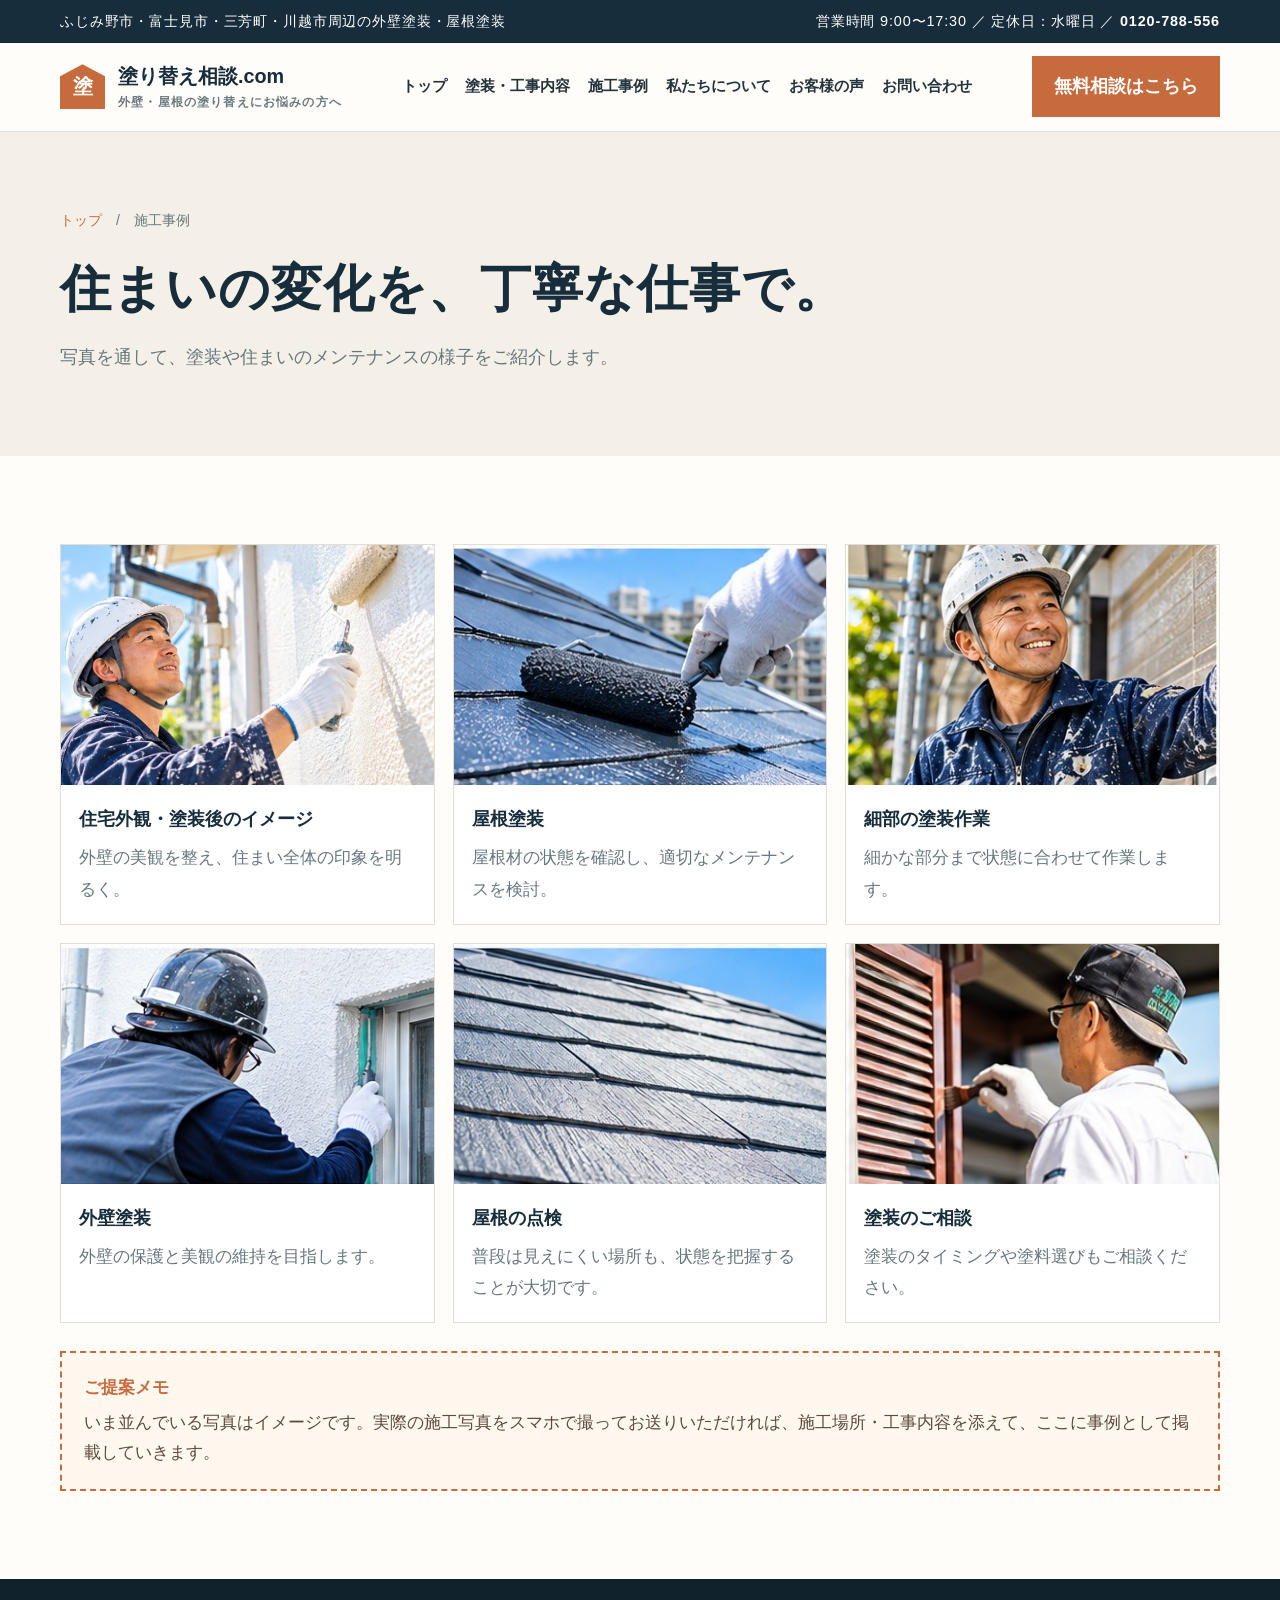
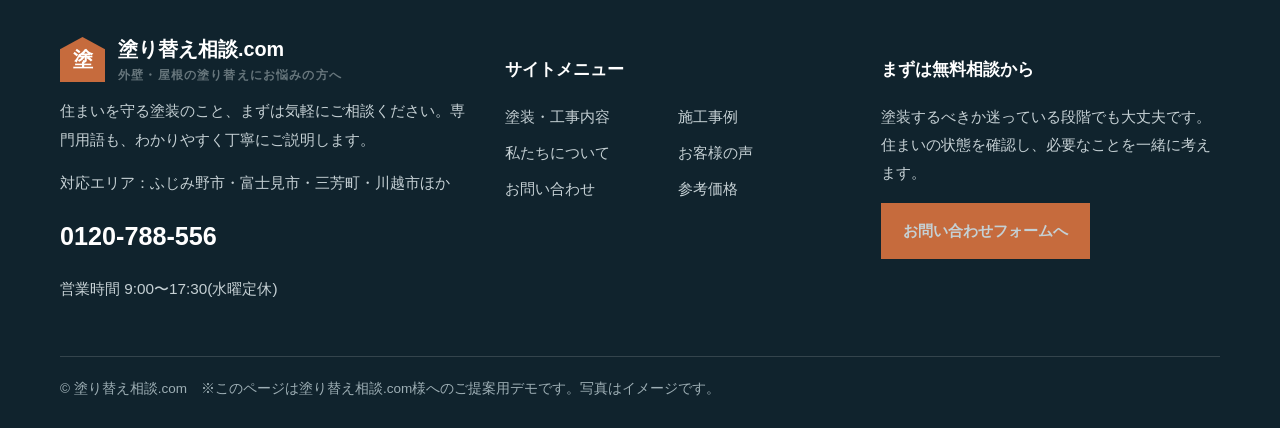
<file: works.html>
<!doctype html>
<html lang="ja"><head><meta charset="utf-8"><meta name="viewport" content="width=device-width,initial-scale=1"><meta name="robots" content="noindex">
<title>施工事例｜塗り替え相談.com</title><meta name="description" content="塗装・住まいのメンテナンスに関する写真紹介ページです。正式な施工事例は確認後に掲載してください。"><link rel="stylesheet" href="style.css"></head>
<body>
<div class="topbar"><div class="container"><span>ふじみ野市・富士見市・三芳町・川越市周辺の外壁塗装・屋根塗装</span><span>営業時間 9:00〜17:30 ／ 定休日：水曜日 ／ <a href="tel:0120788556">0120-788-556</a></span></div></div>
<header class="site-header"><div class="container header-inner">
<a class="brand" href="index.html" aria-label="塗り替え相談.com トップ"><span class="brand-mark">塗</span><span class="brand-name">塗り替え相談.com<small>外壁・屋根の塗り替えにお悩みの方へ</small></span></a>
<nav class="nav" aria-label="メインナビゲーション">
<a href="index.html">トップ</a><a href="services.html">塗装・工事内容</a><a href="works.html">施工事例</a><a href="about.html">私たちについて</a><a href="voices.html">お客様の声</a><a href="contact.html">お問い合わせ</a>
</nav><a class="head-tel" href="tel:0120788556"><small>通話料無料</small>0120-788-556</a><a class="nav-cta" href="contact.html">無料相談はこちら</a>
</div></header>

<main><section class="page-hero"><div class="container"><div class="breadcrumbs"><a href="index.html">トップ</a>　/　施工事例</div><h1>住まいの変化を、丁寧な仕事で。</h1><p>写真を通して、塗装や住まいのメンテナンスの様子をご紹介します。</p></div></section>
<section class="section"><div class="container"><div class="gallery">
<div class="gallery-item"><img src="assets/home-exterior.jpg" alt="住宅の外観"><div><h3>住宅外観・塗装後のイメージ</h3><p>外壁の美観を整え、住まい全体の印象を明るく。</p></div></div>
<div class="gallery-item"><img src="assets/roof-roller.jpg" alt="屋根の塗装"><div><h3>屋根塗装</h3><p>屋根材の状態を確認し、適切なメンテナンスを検討。</p></div></div>
<div class="gallery-item"><img src="assets/worker-detail.jpg" alt="職人の塗装作業"><div><h3>細部の塗装作業</h3><p>細かな部分まで状態に合わせて作業します。</p></div></div>
<div class="gallery-item"><img src="assets/painter-wall.jpg" alt="外壁の塗装作業"><div><h3>外壁塗装</h3><p>外壁の保護と美観の維持を目指します。</p></div></div>
<div class="gallery-item"><img src="assets/roof-detail.jpg" alt="屋根の状態"><div><h3>屋根の点検</h3><p>普段は見えにくい場所も、状態を把握することが大切です。</p></div></div>
<div class="gallery-item"><img src="assets/painter-trim.jpg" alt="塗装に関する案内バナー"><div><h3>塗装のご相談</h3><p>塗装のタイミングや塗料選びもご相談ください。</p></div></div>
</div><div class="proposal-note"><b>ご提案メモ</b>いま並んでいる写真はイメージです。実際の施工写真をスマホで撮ってお送りいただければ、施工場所・工事内容を添えて、ここに事例として掲載していきます。</div></div></section></main>

<footer class="site-footer"><div class="container"><div class="footer-grid">
<div><a class="brand" href="index.html"><span class="brand-mark">塗</span><span class="brand-name">塗り替え相談.com<small>外壁・屋根の塗り替えにお悩みの方へ</small></span></a><p>住まいを守る塗装のこと、まずは気軽にご相談ください。専門用語も、わかりやすく丁寧にご説明します。</p><p>対応エリア：ふじみ野市・富士見市・三芳町・川越市ほか</p><a class="foot-tel" href="tel:0120788556">0120-788-556</a><p>営業時間 9:00〜17:30(水曜定休)</p></div>
<div><h3>サイトメニュー</h3><div class="footer-links"><a href="services.html">塗装・工事内容</a><a href="works.html">施工事例</a><a href="about.html">私たちについて</a><a href="voices.html">お客様の声</a><a href="contact.html">お問い合わせ</a><a href="index.html#price">参考価格</a></div></div>
<div><h3>まずは無料相談から</h3><p>塗装するべきか迷っている段階でも大丈夫です。住まいの状態を確認し、必要なことを一緒に考えます。</p><a class="btn" href="contact.html">お問い合わせフォームへ</a></div>
</div><div class="copyright">© 塗り替え相談.com　※このページは塗り替え相談.com様へのご提案用デモです。写真はイメージです。</div></div></footer>
<div class="mobile-cta"><a href="tel:0120788556">電話で相談する</a><a href="contact.html">無料相談・お問い合わせ</a></div>
<script src="script.js"></script></body></html>
</file>
<file: style.css>
:root{--navy:#172d3b;--navy2:#234454;--orange:#c66b3d;--sand:#f4f0e8;--paper:#fffdf9;--ink:#25343b;--muted:#68777d;--line:#e2ded6;--green:#54756b;--shadow:0 18px 50px rgba(23,45,59,.10)}
*{box-sizing:border-box}html{scroll-behavior:smooth;font-size:18px}body{margin:0;font-family:"Noto Sans JP","Hiragino Kaku Gothic ProN",Meiryo,sans-serif;color:var(--ink);background:var(--paper);line-height:1.85}img{max-width:100%;height:auto;display:block}a{color:inherit;text-decoration:none}button,input,textarea,select{font:inherit}.container{width:min(1160px,calc(100% - 44px));margin-inline:auto}.eyebrow{font-size:.75rem;letter-spacing:.18em;text-transform:uppercase;color:var(--orange);font-weight:800}.section{padding:88px 0}.section-head{max-width:720px;margin-bottom:38px}.section-head h2,.page-hero h1{font-size:clamp(2rem,4vw,3.25rem);line-height:1.35;letter-spacing:.02em;margin:8px 0 16px;color:var(--navy)}.section-head p{color:var(--muted);margin:0}.topbar{background:var(--navy);color:#fff;font-size:.8rem;letter-spacing:.06em;padding:8px 0}.topbar .container{display:flex;justify-content:space-between;gap:20px}.site-header{position:sticky;top:0;z-index:20;background:rgba(255,253,249,.96);backdrop-filter:blur(12px);border-bottom:1px solid rgba(226,222,214,.8)}.header-inner{min-height:88px;display:flex;align-items:center;justify-content:space-between;gap:28px}.brand{display:flex;align-items:center;gap:13px;min-width:230px}.brand-mark{width:45px;height:45px;background:var(--orange);color:white;display:grid;place-items:center;font-weight:900;font-size:1.1rem;clip-path:polygon(50% 0,100% 27%,100% 100%,0 100%,0 27%)}.brand-name{font-weight:900;color:var(--navy);font-size:1.1rem;line-height:1.3}.brand-name small{display:block;font-size:.65rem;letter-spacing:.1em;font-weight:600;color:var(--muted);margin-top:4px}.nav{display:flex;align-items:center;gap:20px;font-size:.86rem;font-weight:700}.nav a{padding:8px 0;position:relative}.nav a:hover{color:var(--orange)}.nav-cta,.btn{display:inline-flex;align-items:center;justify-content:center;gap:10px;background:var(--orange);color:#fff;padding:14px 22px;font-weight:800;border:0;transition:.2s;cursor:pointer}.nav-cta:hover,.btn:hover{background:#a9502b;transform:translateY(-2px)}.btn.secondary{background:var(--navy)}.btn.light{background:#fff;color:var(--navy)}.btn.outline{background:transparent;border:1px solid var(--navy);color:var(--navy)}.hero{background:var(--sand);overflow:hidden}.hero-grid{display:grid;grid-template-columns:1fr 1.08fr;min-height:610px;align-items:center;gap:40px}.hero-copy{padding:72px 0}.hero h1{font-size:clamp(2.2rem,3.4vw,3.8rem);line-height:1.35;color:var(--navy);letter-spacing:.015em;margin:18px 0}.hero h1 span{display:block;white-space:nowrap}.hero h1 em{font-style:normal;color:var(--orange)}.hero-copy p{max-width:530px;color:#52636a;font-size:1rem}.hero-actions{display:flex;gap:12px;flex-wrap:wrap;margin-top:28px}.hero-note{font-size:.78rem;color:var(--muted);margin-top:18px}.hero-photo{height:100%;min-height:520px;position:relative}.hero-photo img{width:100%;height:100%;object-fit:cover;position:absolute;inset:0}.trust-strip{background:var(--navy);color:white}.trust-grid{display:grid;grid-template-columns:repeat(3,1fr)}.trust-item{padding:25px 24px;border-right:1px solid rgba(255,255,255,.18)}.trust-item:last-child{border:0}.trust-item strong{display:block;font-size:1.08rem}.trust-item span{font-size:.78rem;color:#c6d1d4}.cards{display:grid;grid-template-columns:repeat(3,1fr);gap:22px}.card{background:white;border:1px solid var(--line);box-shadow:0 8px 30px rgba(23,45,59,.035)}.card img{width:100%;height:220px;object-fit:cover}.card-body{padding:24px}.card h3{margin:0 0 8px;color:var(--navy);font-size:1.25rem}.card p{color:var(--muted);font-size:.9rem;margin:0 0 18px}.text-link{color:var(--orange);font-weight:800;font-size:.88rem}.text-link:after{content:""}.split{display:grid;grid-template-columns:1fr 1fr;gap:64px;align-items:center}.split-photo{position:relative}.split-photo img{width:100%;max-height:540px;object-fit:cover}.split-photo:after{content:"";position:absolute;z-index:-1;left:18px;bottom:-18px;width:70%;height:65%;background:var(--sand)}.split-copy h2{font-size:clamp(2rem,3vw,3rem);line-height:1.4;color:var(--navy);margin:10px 0 18px}.split-copy p{color:var(--muted)}.checklist{padding:0;margin:24px 0;list-style:none}.checklist li{padding:9px 0;border-bottom:1px solid var(--line)}.checklist li:before{content:"✓";color:var(--orange);font-weight:900;margin-right:12px}.band{background:var(--sand)}.feature-grid{display:grid;grid-template-columns:repeat(3,1fr);gap:18px}.feature{padding:28px;background:#fff;border-top:3px solid var(--orange)}.feature .num{font-size:2rem;font-weight:900;color:#d9b39c}.feature h3{color:var(--navy);margin:6px 0}.feature p{margin:0;color:var(--muted);font-size:.9rem}.price-row{display:grid;grid-template-columns:1fr 1fr;gap:22px}.price-card{padding:32px;background:white;border:1px solid var(--line)}.price-card h3{margin:0;color:var(--navy);font-size:1.3rem}.price{font-size:2rem;font-weight:900;color:var(--orange);margin:12px 0}.price small{font-size:.8rem;color:var(--muted);font-weight:600}.price-card p{font-size:.9rem;color:var(--muted)}.notice{font-size:.78rem;color:var(--muted)}.cta-panel{background:var(--navy);color:white;padding:48px;display:flex;align-items:center;justify-content:space-between;gap:28px}.cta-panel h2{font-size:clamp(1.6rem,3vw,2.4rem);line-height:1.4;margin:0 0 8px}.cta-panel p{color:#d0dadd;margin:0}.cta-panel .eyebrow{color:#f2b18e}.page-hero{background:var(--sand);padding:76px 0 64px}.page-hero .container{max-width:1160px}.page-hero p{max-width:720px;color:var(--muted)}.breadcrumbs{font-size:.78rem;color:var(--muted);margin-bottom:20px}.breadcrumbs a{color:var(--orange)}.service-row{display:grid;grid-template-columns: .9fr 1.1fr;gap:42px;padding:38px 0;border-bottom:1px solid var(--line);align-items:center}.service-row:nth-child(even) .service-image{order:2}.service-image img{width:100%;height:320px;object-fit:cover}.service-copy h2{font-size:1.8rem;color:var(--navy);margin:0 0 12px}.service-copy p{color:var(--muted)}.tag-list{display:flex;flex-wrap:wrap;gap:8px;margin:20px 0}.tag{font-size:.76rem;background:var(--sand);padding:6px 10px;color:var(--navy);font-weight:700}.gallery{display:grid;grid-template-columns:repeat(3,1fr);gap:18px}.gallery-item{background:white;border:1px solid var(--line)}.gallery-item img{width:100%;height:240px;object-fit:cover}.gallery-item div{padding:18px}.gallery-item h3{font-size:1rem;margin:0 0 6px;color:var(--navy)}.gallery-item p{font-size:.82rem;color:var(--muted);margin:0}.about-grid{display:grid;grid-template-columns:1.1fr .9fr;gap:44px}.info-table{width:100%;border-collapse:collapse}.info-table th,.info-table td{text-align:left;padding:16px;border-bottom:1px solid var(--line);vertical-align:top}.info-table th{width:30%;color:var(--navy);background:var(--sand)}.voice-card{padding:28px;background:#fff;border:1px solid var(--line);margin-bottom:18px}.voice-card blockquote{margin:0;color:#52636a}.voice-card strong{display:block;margin-top:16px;color:var(--navy)}.form-layout{display:grid;grid-template-columns:.7fr 1.3fr;gap:38px;align-items:start}.contact-info{background:var(--navy);color:#fff;padding:30px}.contact-info p{color:#d3dde0;font-size:.9rem}.contact-info .phone{font-size:1.8rem;font-weight:900}.form-box{padding:30px;background:#fff;border:1px solid var(--line)}.field{margin-bottom:18px}.field label{display:block;font-weight:800;color:var(--navy);font-size:.9rem;margin-bottom:7px}.field input,.field textarea,.field select{width:100%;padding:13px 14px;border:1px solid #d5d8d6;background:#fff;border-radius:0}.field textarea{min-height:140px;resize:vertical}.required{color:#b84e2c;font-size:.7rem;margin-left:8px}.form-hint{font-size:.78rem;color:var(--muted)}.site-footer{background:#10232d;color:white;padding:58px 0 26px}.footer-grid{display:grid;grid-template-columns:1.2fr 1fr 1fr;gap:38px}.site-footer .brand-name{color:#fff}.site-footer p,.site-footer a{color:#c5d0d4;font-size:.85rem}.site-footer h3{font-size:.95rem;color:white}.footer-links{display:grid;grid-template-columns:1fr 1fr;gap:8px}.copyright{border-top:1px solid rgba(255,255,255,.15);margin-top:38px;padding-top:20px;color:#9eafb5;font-size:.75rem}.mobile-cta{display:none}.small-banner{display:grid;grid-template-columns:1fr 1fr;gap:12px;margin-top:32px}.small-banner img{width:100%;height:auto;border:1px solid var(--line)}.notice-box{background:#fff8ef;border-left:4px solid var(--orange);padding:18px 20px;color:#66584e;font-size:.88rem}
@media(max-width:980px){.nav{gap:12px;font-size:.74rem}.nav-cta{display:none}.hero-grid{grid-template-columns:1fr 1fr}.hero h1{font-size:clamp(2.1rem,3.1vw,2.8rem)}.cards,.gallery{grid-template-columns:repeat(2,1fr)}.split{gap:36px}.header-inner{gap:14px}.brand{min-width:200px}.service-row{gap:28px}}
@media(max-width:760px){.container{width:min(100% - 32px,560px)}.topbar .container{justify-content:center;text-align:center}.topbar .container span:last-child{display:none}.header-inner{min-height:74px;flex-wrap:wrap;padding:12px 0}.brand{min-width:0}.brand-mark{width:38px;height:38px}.brand-name{font-size:.95rem}.nav{width:100%;overflow-x:auto;gap:18px;padding-bottom:4px;white-space:nowrap;order:2}.nav a{font-size:.76rem}.hero-grid,.split,.about-grid,.form-layout,.price-row{grid-template-columns:1fr}.hero-copy{padding:54px 0 30px}.hero h1{font-size:clamp(1.75rem,7vw,2.3rem)}.hero-photo{min-height:340px;margin:0 -16px}.trust-grid{grid-template-columns:1fr}.trust-item{border-right:0;border-bottom:1px solid rgba(255,255,255,.18);padding:18px 8px}.section{padding:60px 0}.cards,.feature-grid,.gallery{grid-template-columns:1fr}.card img{height:230px}.split-photo{margin:0 0 10px}.service-row{grid-template-columns:1fr;padding:28px 0}.service-row:nth-child(even) .service-image{order:0}.service-image img{height:250px}.page-hero{padding:48px 0 42px}.cta-panel{padding:30px 24px;display:block}.cta-panel .btn{margin-top:22px;width:100%}.footer-grid{grid-template-columns:1fr;gap:24px}.small-banner{grid-template-columns:1fr}.mobile-cta{display:flex;position:fixed;z-index:30;bottom:0;left:0;right:0;background:white;box-shadow:0 -8px 25px rgba(0,0,0,.12);padding:8px;gap:8px}.mobile-cta a{flex:1;text-align:center;padding:12px 5px;font-size:.82rem;font-weight:800;background:var(--navy);color:#fff}.mobile-cta a:last-child{background:var(--orange)}body{padding-bottom:66px}.info-table th,.info-table td{padding:12px 10px}.info-table th{width:34%}}

.topbar a{color:#fff;font-weight:800}
.head-tel{display:flex;flex-direction:column;align-items:flex-end;line-height:1.2;font-weight:900;color:var(--navy);font-size:1.3rem;white-space:nowrap}
.head-tel small{font-size:.66rem;font-weight:700;color:var(--muted)}
.hero-tel{margin-top:22px;line-height:1.3}.hero-tel a{font-size:2rem;font-weight:900;color:var(--navy)}.hero-tel span{display:block;font-size:.8rem;color:var(--muted)}
.cta-actions{display:flex;flex-direction:column;align-items:center;gap:12px;flex:none}
.cta-tel{color:#fff;font-weight:900;font-size:1.5rem;text-align:center;line-height:1.3}.cta-tel small{display:block;font-size:.72rem;font-weight:700;color:#d0dadd}
.foot-tel{display:block;font-size:1.4rem!important;font-weight:900;color:#fff!important;margin-top:6px}
.contact-info .phone{display:block;color:#fff}
.form-lead{margin:0 0 20px;font-weight:700;color:var(--navy)}
.field input,.field select{font-size:1rem}
.feature h3{margin-top:0}
.proposal-note{background:#fff8ef;border:2px dashed var(--orange);padding:20px 22px;color:#5b4a3e;font-size:.92rem;margin-top:28px}
.proposal-note b{display:block;color:var(--orange);margin-bottom:4px}
.service-copy p,.split-copy p,.card p,.feature p,.gallery-item p,.price-card p{font-size:.95rem}
@media(max-width:1100px){.head-tel{display:none}}
@media(max-width:760px){.cta-actions{align-items:stretch;margin-top:22px}.cta-panel .btn{margin-top:0}.hero-tel a{font-size:1.7rem}.mobile-cta a{font-size:.85rem}}
.nav a,.nav-cta,.brand-name,.brand-name small{white-space:nowrap}
.brand{min-width:0;flex:none}
.nav{gap:18px}
@media(max-width:1300px){.head-tel{display:none}}
@media(max-width:1100px){.nav{font-size:.78rem;gap:14px}.brand-name small{display:none}}
@media(max-width:980px){.nav{gap:10px;font-size:.72rem}}
@media(max-width:760px){.nav a{font-size:.8rem}.brand-name small{display:block;font-size:.6rem}}
@media(max-width:760px){.page-hero h1,.section-head h2{font-size:1.55rem}}
</file>
